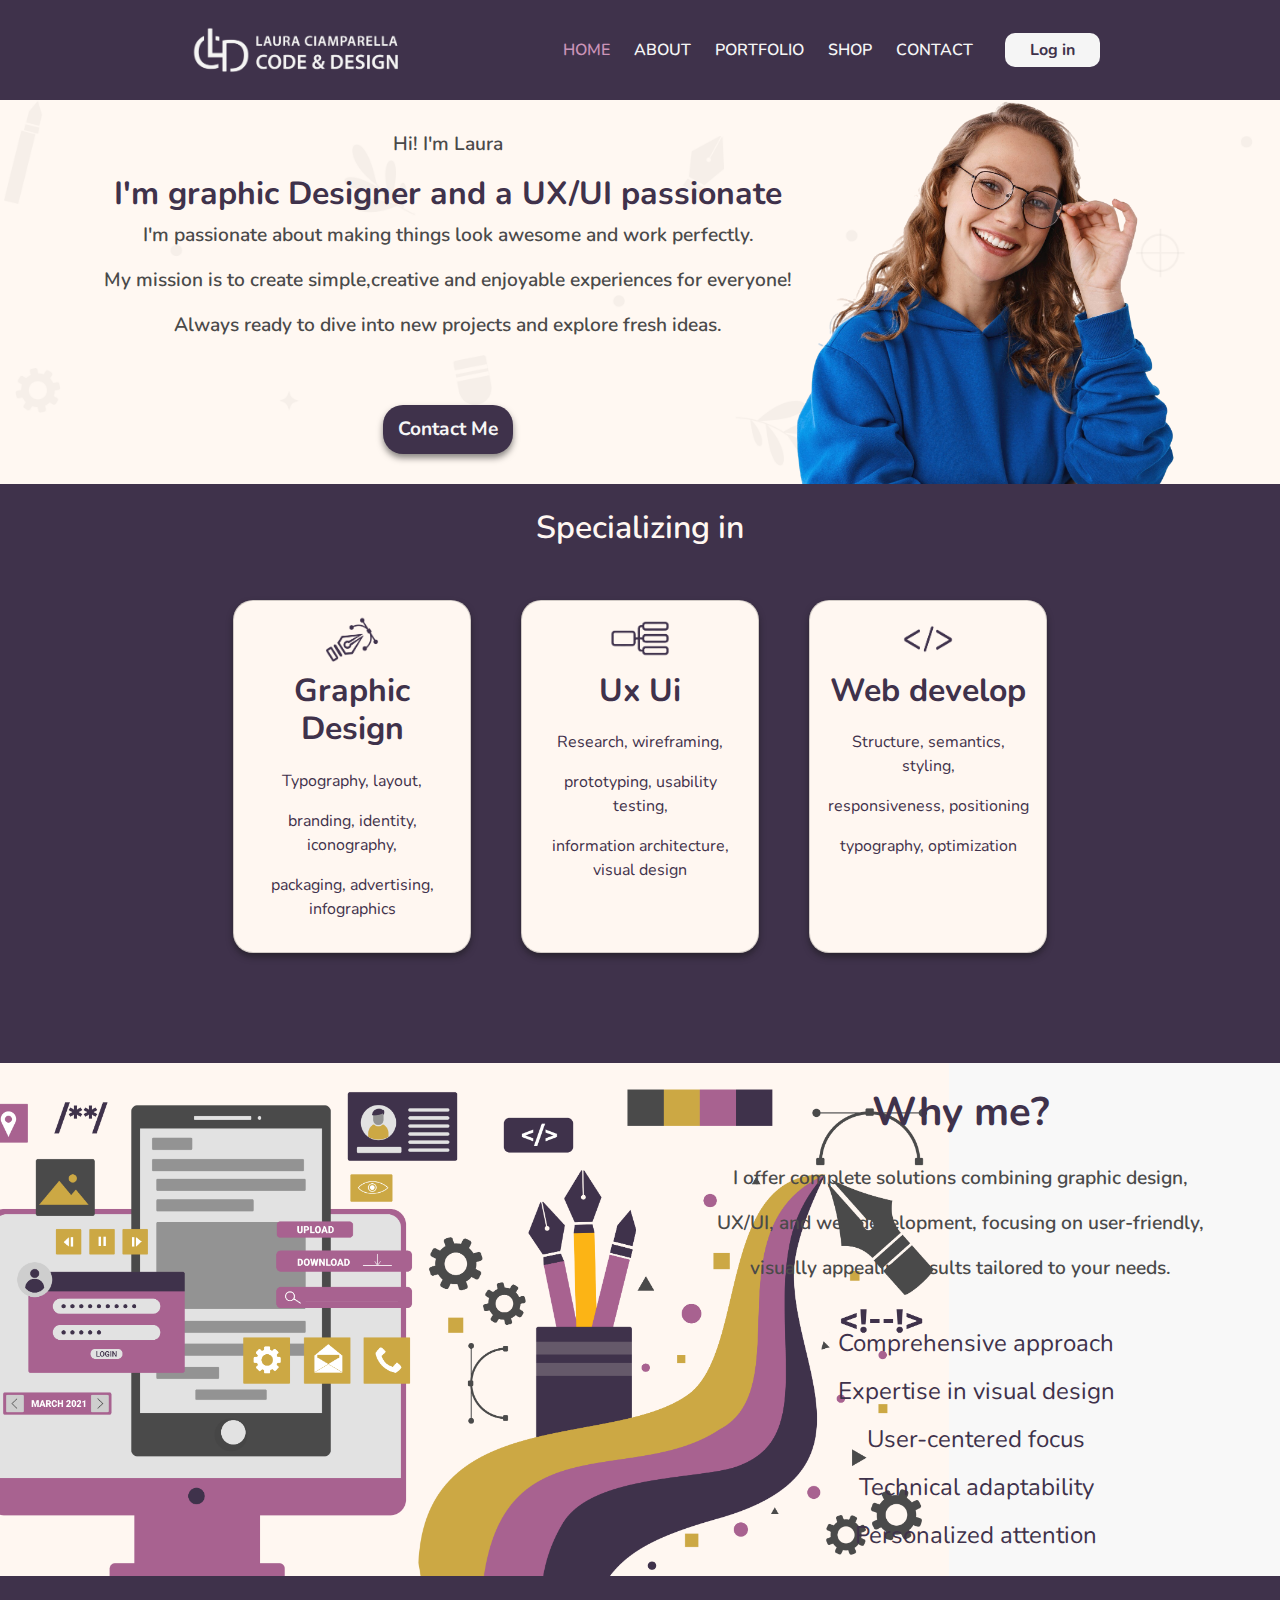
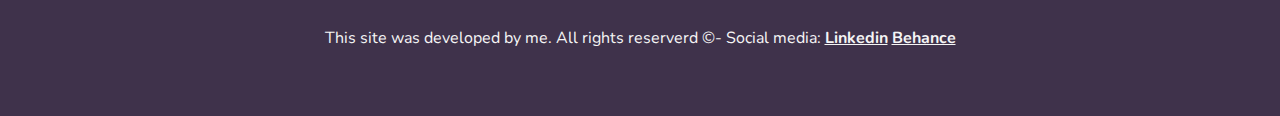
<file: index.html>
<!DOCTYPE html>
<html lang="en">

<head>
    <meta charset="UTF-8">
    <meta name="viewport" content="width=device-width, initial-scale=1.0">
    
    <title>Portfolio Laura Ciamparella</title>

    <link href="https://cdn.jsdelivr.net/npm/bootstrap@5.3.3/dist/css/bootstrap.min.css" rel="stylesheet"
        integrity="sha384-QWTKZyjpPEjISv5WaRU9OFeRpok6YctnYmDr5pNlyT2bRjXh0JMhjY6hW+ALEwIH" crossorigin="anonymous">

    <!--fonts-->
    <link rel="preconnect" href="https://fonts.googleapis.com">
    <link rel="preconnect" href="https://fonts.gstatic.com" crossorigin>
    <link
        href="https://fonts.googleapis.com/css2?family=Lexend:wght@100..900&family=Nunito:ital,wght@0,200..1000;1,200..1000&display=swap"
        rel="stylesheet">
        <link rel="stylesheet" href="CSS/style.css">

</head>

<body>
   
    <!--banner principal-->

        <nav class="navbar navbar-expand-lg bg-body-tertiary" >

            <div class="container-fluid">
                <a class="navbar-brand" href="index.html"><img src="./IMG/logo.png" alt="logo" width="200px"></a>
    
                <button class="navbar-toggler" type="button" data-bs-toggle="collapse"
                    data-bs-target="#navbarSupportedContent" aria-controls="navbarSupportedContent" aria-expanded="false"
                    aria-label="Toggle navigation">
                    <span class="navbar-toggler-icon"></span>
                </button>
    
    
                <div class="collapse navbar-collapse" id="navbarSupportedContent">
                    <ul class="navbar-nav ms-auto mb-2 mb-lg-0">

                        <li class="nav-item me-2">
                            <a class="nav-link active" href="index.html">HOME</a>
                        </li>
                       
                        <li class="nav-item me-2">
                            <a class="nav-link" href="PAGES/About.html">ABOUT</a>
                        </li>
                        <li class="nav-item me-2">
                            <a class="nav-link" href="PAGES/Portfolio.html">PORTFOLIO</a>
                        </li>
    
                        <li class="nav-item me-2">
                            <a class="nav-link" href="PAGES/Shop.html">SHOP</a>
                        </li>
                        <li class="nav-item me-2">
                            <a class="nav-link" href="PAGES/Contact.html">CONTACT</a>
                        </li>
    
    
                        <li class="nav-item">
                            <a class="nav-link disabled" aria-disabled="true"></a>
                        </li>
                    </ul>
                        <button class="btn btn-outline-success ms-0" type="botton">Log in</button>
                </div>
            </div>
        </nav>
 


    <!--contenido principal-->
    <main>
        <div class="textos">
            <p>Hi! I'm Laura</p>
            <div class="index-info"><h1><span>I'm graphic Designer and a UX/UI passionate</span></h1>
            <p>I'm passionate about making things look awesome and work perfectly.</p>
            <p>My mission is to create simple,creative and enjoyable experiences for everyone!</p>
            <p>Always ready to dive into new projects and explore fresh ideas.</p></div>

            <a href="PAGES/Contact.html" class="button">Contact Me</a>
        </div>
        <div class="imagen">    
        </div>
    </main>

    <!--contenido generico-->

    <section class="specializing-in">

        <span>
            <h1>Specializing in</h1>
        </span>
        <div class="cards-container">
            <div class="card">
                <a href="subpages/portfolio7.html">
                    <img src="IMG/icono-design.png" alt="icono-graphicdesign">
                    <h2>Graphic Design</h2>
                    <p>Typography, layout,</p>
                    <p>branding, identity, iconography, </p>
                    <p>packaging, advertising, infographics</p>
                </a>    
            </div>
            <div class="card">
                <a href="subpages/portfolio4.html">
                    <img src="IMG/icono-uxui.png" alt="icono-uxui">
                    <h2>Ux Ui</h2>
                    <p>Research, wireframing, </p>
                    <p>prototyping, usability testing, </p>
                    <p>information architecture, visual design</p>
                </a>
            </div>
            <div class="card">
                <a href="subpages/portfolio1.html">
                    <img src="IMG/icono-code.png" alt="icono-code">
                    <h2>Web develop</h2>
                    <p>Structure, semantics, styling,</p>
                    <p>responsiveness, positioning</p>
                    <p>typography, optimization</p>
                </a>
            </div>
        </div>
    </section>


    <!--contenido generico 2-->
    <section class="why-me">

        <div class="imagen2">
            <img src="IMG/composicion-04.png" alt="selfpicture">
        </div>

        <div class="aptitudes">
            <span>
                <h1>Why me?</h1>
            </span>
            <div class="index-info"><p>I offer complete solutions combining graphic design,</p>
            <p> UX/UI, and web development, focusing on user-friendly,</p>
            <p> visually appealing results tailored to your needs.</p></div>
            <ul>
                <li>Comprehensive approach </li>
                <li> Expertise in visual design</li>
                <li> User-centered focus</li>
                <li> Technical adaptability</li>
                <li>Personalized attention</li>

            </ul>


        </div>

    </section>

    <!--pie de pagina-->


    <footer>
        <p>This site was developed by me. All rights reserverd &copy;- Social media: <a
                href="https://www.linkedin.com/in/lauraciamparella/">Linkedin</a> <a
                href="https://www.behance.net/">Behance</a> </p>
        <!--enlace absoluto (apunta a un recurso externo)-->
        <a href="https://www.linkedin.com/in/lauraciamparella/"></a>

        <!--enlace relativo, ayuda a movernos entre paginas del mismo proyecto-->
        <a href="PAGES/Contact.html"></a>

        <!--enlace interno, me lleva a una seccion especifica de la misma pagina, es para hacer scroll-->
        <a href="#testimonies"></a>
    </footer>


    <script src="https://cdn.jsdelivr.net/npm/bootstrap@5.3.3/dist/js/bootstrap.bundle.min.js"
    integrity="sha384-YvpcrYf0tY3lHB60NNkmXc5s9fDVZLESaAA55NDzOxhy9GkcIdslK1eN7N6jIeHz"
    crossorigin="anonymous"></script>
</body>

</html>
</file>
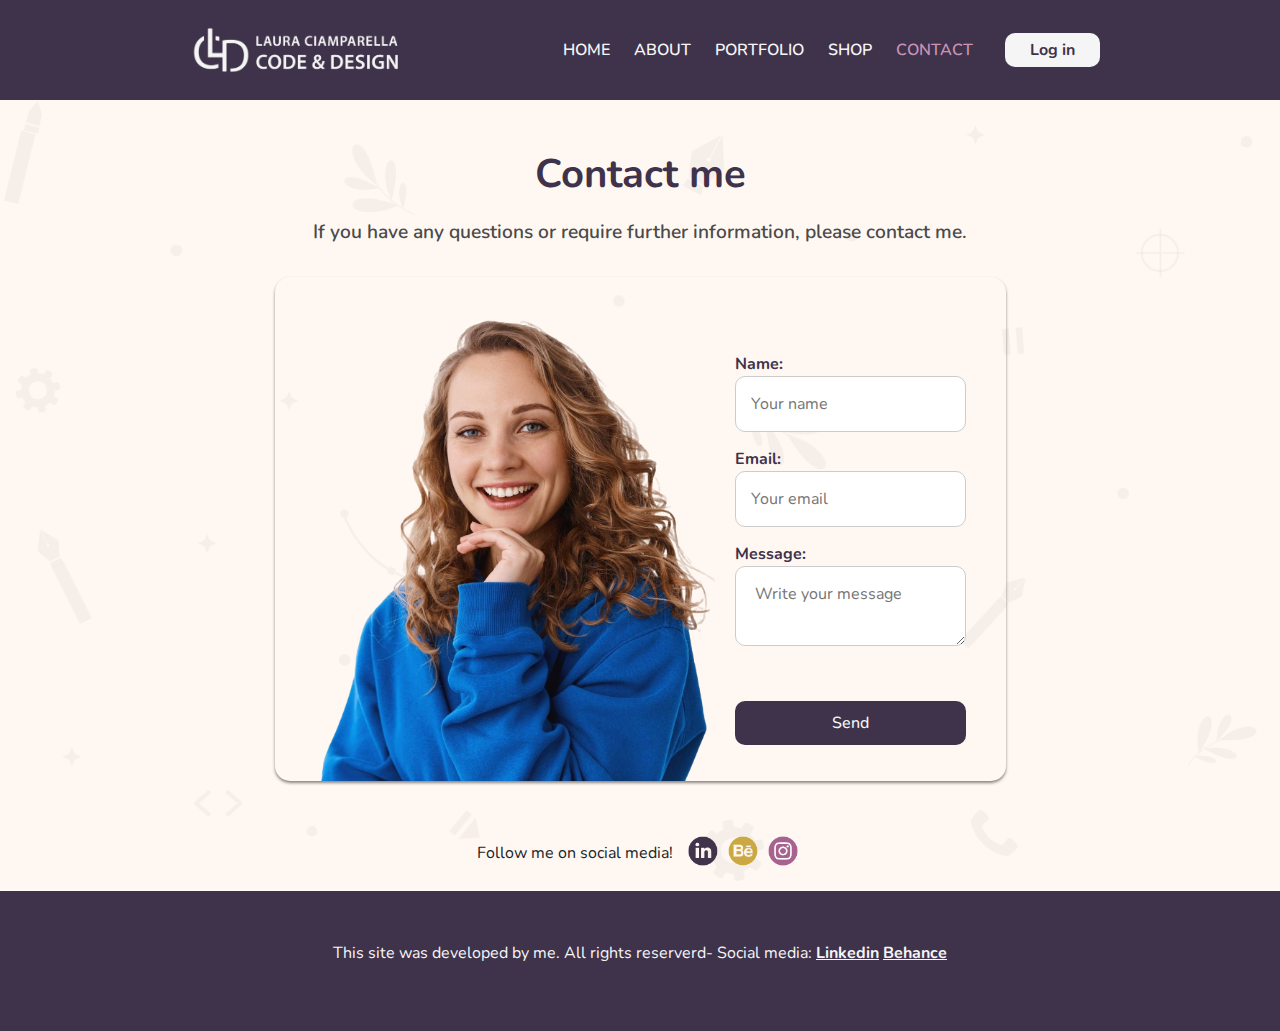
<file: PAGES/Contact.html>
<!DOCTYPE html>
<html lang="en">

<head>
    <meta charset="UTF-8">
    <meta name="viewport" content="width=device-width, initial-scale=1.0">
    <title>Contact</title>
    <link href="https://cdn.jsdelivr.net/npm/bootstrap@5.3.3/dist/css/bootstrap.min.css" rel="stylesheet"
        integrity="sha384-QWTKZyjpPEjISv5WaRU9OFeRpok6YctnYmDr5pNlyT2bRjXh0JMhjY6hW+ALEwIH" crossorigin="anonymous">
   
        <!--fonts-->
    <link rel="preconnect" href="https://fonts.googleapis.com">
    <link rel="preconnect" href="https://fonts.gstatic.com" crossorigin>
    <link
        href="https://fonts.googleapis.com/css2?family=Lexend:wght@100..900&family=Nunito:ital,wght@0,200..1000;1,200..1000&display=swap"
        rel="stylesheet">
    <link rel="stylesheet" href="../CSS/style.css">

</head>

<body>

    <nav class="navbar navbar-expand-lg bg-body-tertiary" >

        <div class="container-fluid">
            <a class="navbar-brand" href="../index.html"><img src="../IMG/logo.png" alt="logo" width="200px"></a>

            <button class="navbar-toggler" type="button" data-bs-toggle="collapse"
                data-bs-target="#navbarSupportedContent" aria-controls="navbarSupportedContent" aria-expanded="false"
                aria-label="Toggle navigation">
                <span class="navbar-toggler-icon"></span>
            </button>


            <div class="collapse navbar-collapse" id="navbarSupportedContent">
                <ul class="navbar-nav ms-auto mb-2 mb-lg-0">
                    
                    <li class="nav-item me-2">
                        <a class="nav-link" href="../index.html">HOME</a>
                    </li>
                    <li class="nav-item me-2">
                        <a class="nav-link" href="About.html">ABOUT</a>
                    </li>
                    <li class="nav-item me-2">
                        <a class="nav-link" href="Portfolio.html">PORTFOLIO</a>
                    </li>

                    <li class="nav-item me-2">
                        <a class="nav-link" href="Shop.html">SHOP</a>
                    </li>
                    <li class="nav-item me-2">
                        <a class="nav-link active" href="Contact.html">CONTACT</a>
                    </li>


                    <li class="nav-item">
                        <a class="nav-link disabled" aria-disabled="true"></a>
                    </li>
                </ul>
                    <button class="btn btn-outline-success ms-0" type="botton">Log in</button>
            </div>
        </div>
    </nav>



    <main>
        <section class="contact-section">
            <div class="contact-container">
                
                <div class="contact-section-container"><h1>Contact me</h1>
                <p>
                    If you have any questions or require further information, please contact me.</p></div>

                <form action="#" method="POST" class="contact-form">

                    <img src="../IMG/profile-picture-3.png" alt="">
                    <div class="contact-info"><label for="name">Name:</label>
                    <input type="text" id="name" name="name" placeholder="Your name" required>

                    <label for="email">Email:</label>
                    <input type="email" id="email" name="email" placeholder="Your email" required>

                    <label for="message">Message:</label>
                    <textarea id="message" name="message" placeholder=" Write your message" required></textarea>

                    <button type="submit" class="button">Send</button></div>
                </form>
            </div>
        </section>
    </main>

    <section class="social-media">
        <div class="social-media-container">
            <p>Follow me on social media!</p>
            <a href="https://www.linkedin.com/in/lauraciamparella/"><img src="../IMG/social-media-icon.png" alt=""></a>
            <a href="https://www.behance.net/lauciamparella"><img src="../IMG/social-media-icon2.png" alt=""></a>
            <a href="https://www.instagram.com/unmatecitoenlosalpes"><img src="../IMG/social-media-icon3.png" alt=""></a>
        </div>
    </section>

    <footer>
        <p>This site was developed by me. All rights reserverd- Social media: <a
                href="https://www.linkedin.com/in/lauraciamparella/">Linkedin</a> <a
                href="https://www.behance.net/">Behance</a> </p>
    </footer>




    <script src="https://cdn.jsdelivr.net/npm/bootstrap@5.3.3/dist/js/bootstrap.bundle.min.js"
        integrity="sha384-YvpcrYf0tY3lHB60NNkmXc5s9fDVZLESaAA55NDzOxhy9GkcIdslK1eN7N6jIeHz"
        crossorigin="anonymous"></script>

</body>

</html>
</file>
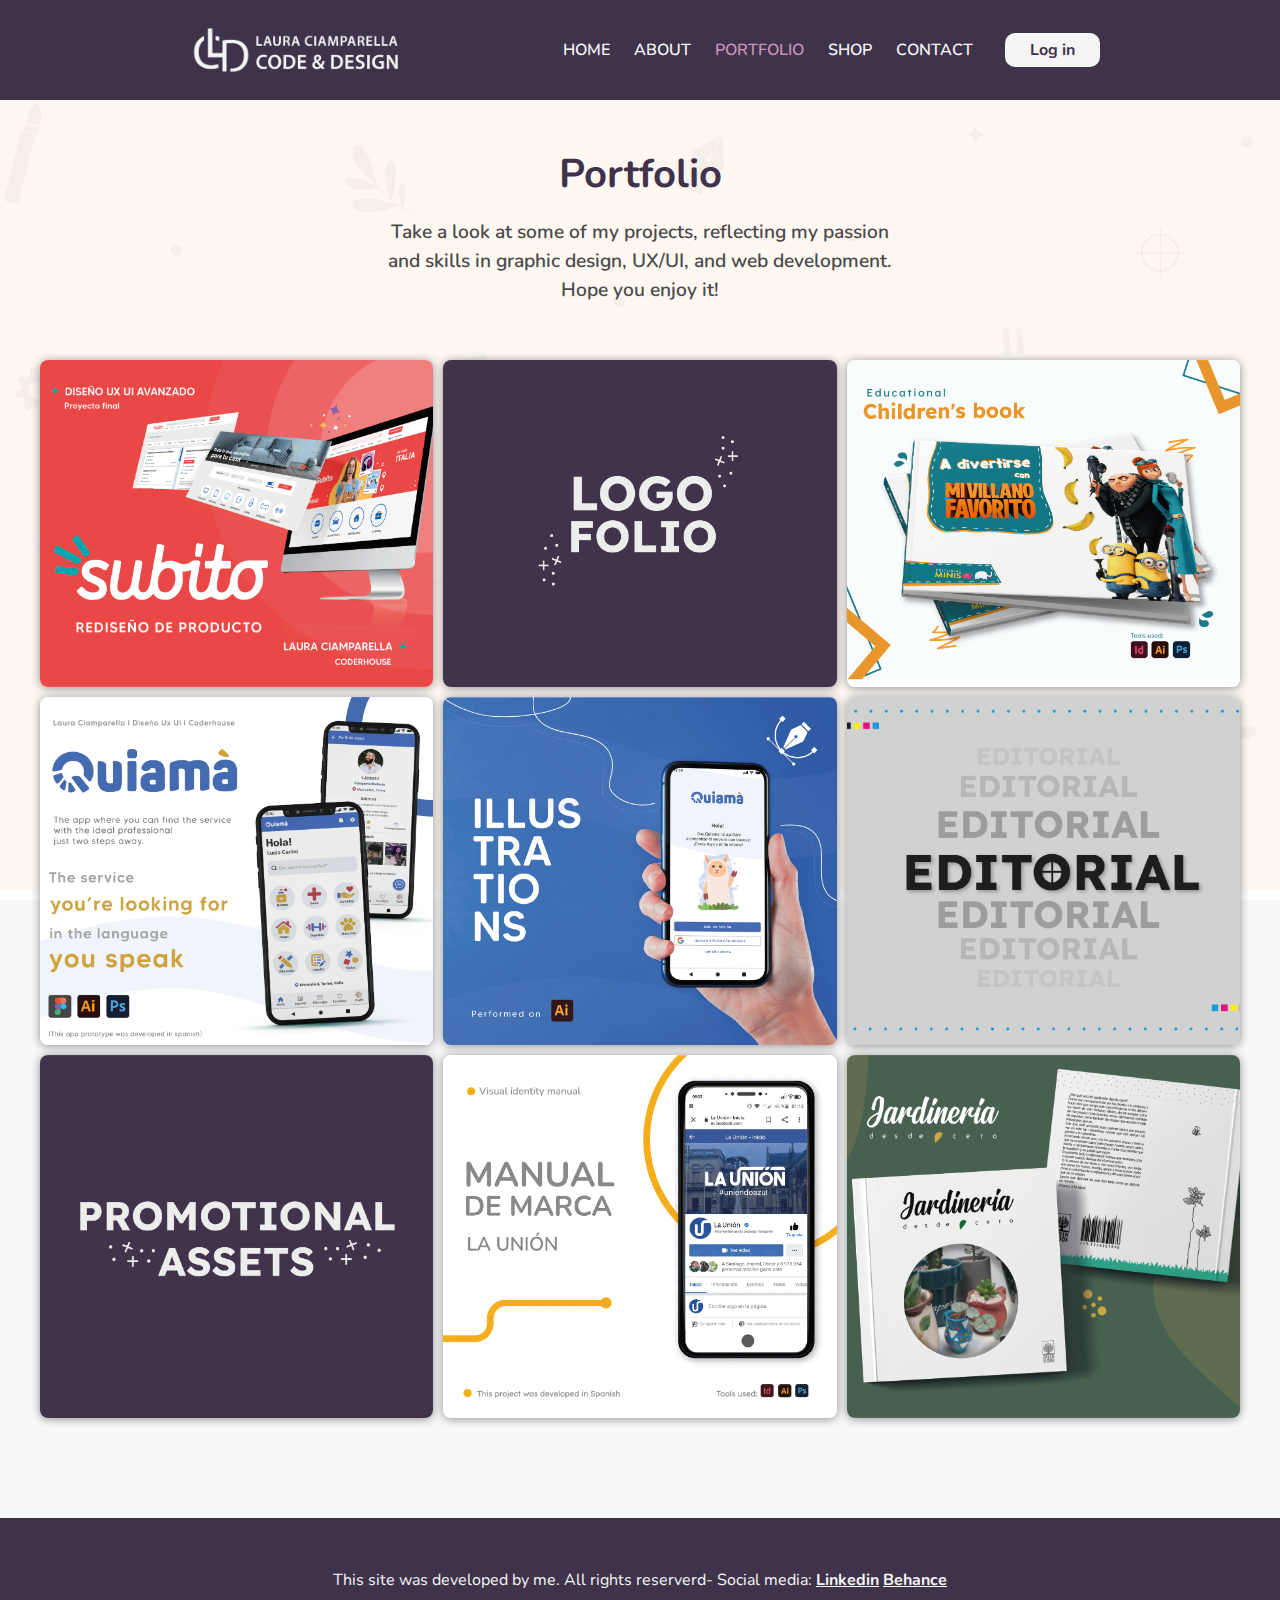
<file: PAGES/Portfolio.html>
<!DOCTYPE html>
<html lang="en">

<head>
    <meta charset="UTF-8">
    <meta name="viewport" content="width=device-width, initial-scale=1.0">
    <title>Portfolio</title>
    <link href="https://cdn.jsdelivr.net/npm/bootstrap@5.3.3/dist/css/bootstrap.min.css" rel="stylesheet"
        integrity="sha384-QWTKZyjpPEjISv5WaRU9OFeRpok6YctnYmDr5pNlyT2bRjXh0JMhjY6hW+ALEwIH" crossorigin="anonymous">
    <!--fonts-->
    <link rel="preconnect" href="https://fonts.googleapis.com">
    <link rel="preconnect" href="https://fonts.gstatic.com" crossorigin>
    <link
        href="https://fonts.googleapis.com/css2?family=Lexend:wght@100..900&family=Nunito:ital,wght@0,200..1000;1,200..1000&display=swap"
        rel="stylesheet">

        <link rel="stylesheet" href="../CSS/style.css">
</head>

<body>
    
    <nav class="navbar navbar-expand-lg bg-body-tertiary" >

        <div class="container-fluid">
            <a class="navbar-brand" href="../index.html"><img src="../IMG/logo.png" alt="logo" width="200px"></a>

            <button class="navbar-toggler" type="button" data-bs-toggle="collapse"
                data-bs-target="#navbarSupportedContent" aria-controls="navbarSupportedContent" aria-expanded="false"
                aria-label="Toggle navigation">
                <span class="navbar-toggler-icon"></span>
            </button>


            <div class="collapse navbar-collapse" id="navbarSupportedContent">
                <ul class="navbar-nav ms-auto mb-2 mb-lg-0">
                 

                    <li class="nav-item me-2">
                        <a class="nav-link" href="About.html">HOME</a>
                    </li> 

                    <li class="nav-item me-2">
                        <a class="nav-link" href="About.html">ABOUT</a>
                    </li>
                    <li class="nav-item me-2">
                        <a class="nav-link active" href="Portfolio.html">PORTFOLIO</a>
                    </li>

                    <li class="nav-item me-2">
                        <a class="nav-link" href="Shop.html">SHOP</a>
                    </li>
                    <li class="nav-item me-2">
                        <a class="nav-link" href="Contact.html">CONTACT</a>
                    </li>


                    <li class="nav-item">
                        <a class="nav-link disabled" aria-disabled="true"></a>
                    </li>
                </ul>
                    <button class="btn btn-outline-success ms-0" type="botton">Log in</button>
            </div>
        </div>
    </nav>
    <!--titulo-->

    <section class="info-portfolio">
        <span class="spanportfolio">
            <h1>Portfolio</h1>
        </span>

        <p>Take a look at some of my projects, reflecting my passion and skills in graphic design, UX/UI, and web development. Hope you enjoy it! </p>

    </section>


    <!--aqui iniciaria la lista de los trabajos a exponer en el portfolio-->




    <div class="grid">
        <div class="grid-container">
            <div class="grid-item item1"><a href="../subpages/portfolio1.html"><img src="../IMG/portfolio-img1.png" alt="Imagen 1"></a></div>
            <div class="grid-item item2"><a href="../subpages/portfolio2.html"><img src="../IMG/portfolio-img2.png" alt="Imagen 2"></a></div>
            <div class="grid-item item3"><a href="../subpages/portfolio3.html"><img src="../IMG/portfolio-img3.png" alt="Imagen 3"></a></div>
            <div class="grid-item item4"><a href="../subpages/portfolio4.html"><img src="../IMG/portfolio-img4.png" alt="Imagen 4"></a></div>
            <div class="grid-item item5"><a href="../subpages/portfolio5.html"><img src="../IMG/portfolio-img5.png" alt="Imagen 5"></a></div>
            <div class="grid-item item6"><a href="../subpages/portfolio6.html"><img src="../IMG/portfolio-img6.png" alt="Imagen 2"></a></div>
            <div class="grid-item item7"><a href="../subpages/portfolio7.html"><img src="../IMG/portfolio-img7.png" alt="Imagen 3"></a></div>
            <div class="grid-item item8"><a href="../subpages/portfolio8.html"><img src="../IMG/portfolio-img8.png" alt="Imagen 4"></a></div>
            <div class="grid-item item9"><a href="../subpages/portfolio9.html"><img src="../IMG/portfolio-img9.png" alt="Imagen 5"></a></div>
        </div>
    </div>
    <footer>
        <p>This site was developed by me. All rights reserverd- Social media: <a
                href="https://www.linkedin.com/in/lauraciamparella/">Linkedin</a> <a
                href="https://www.behance.net/">Behance</a> </p>

    </footer>



 <script src="https://cdn.jsdelivr.net/npm/bootstrap@5.3.3/dist/js/bootstrap.bundle.min.js"
    integrity="sha384-YvpcrYf0tY3lHB60NNkmXc5s9fDVZLESaAA55NDzOxhy9GkcIdslK1eN7N6jIeHz"
    crossorigin="anonymous"></script>
</body>

</html>
</file>
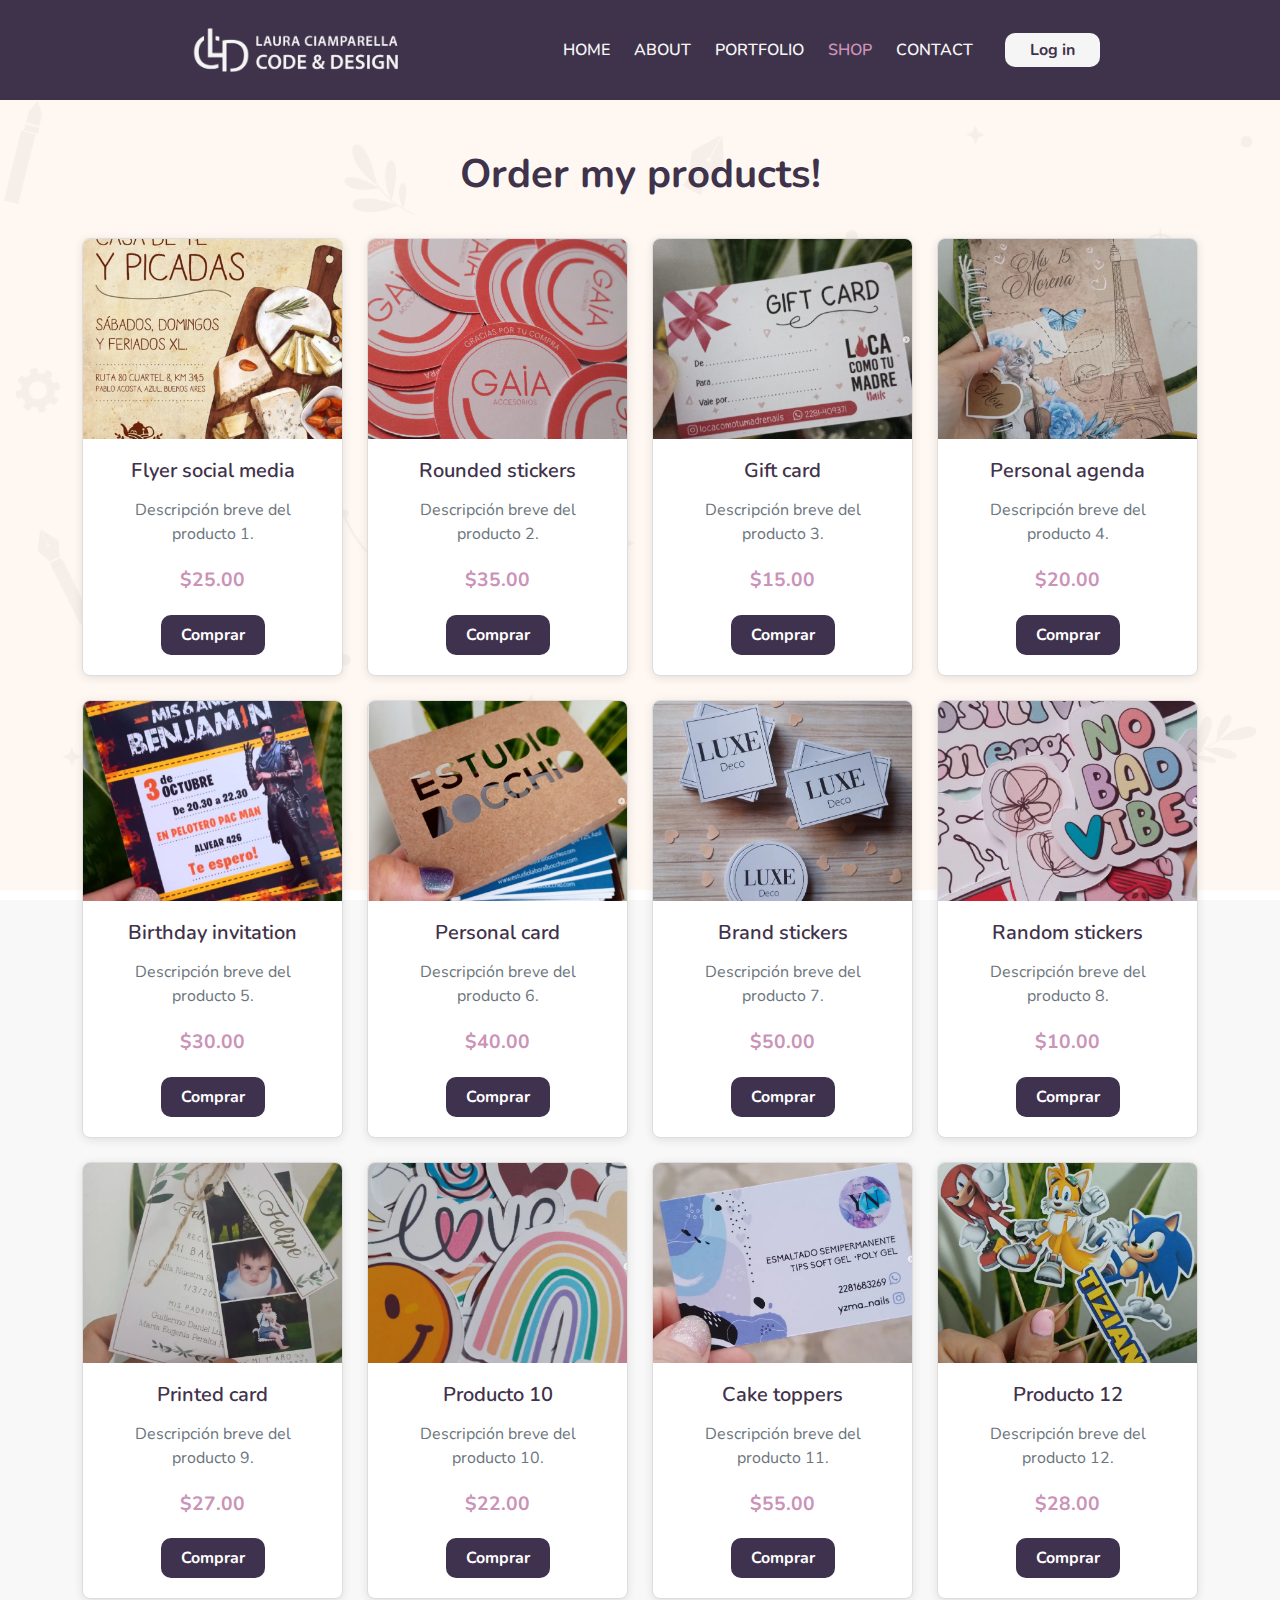
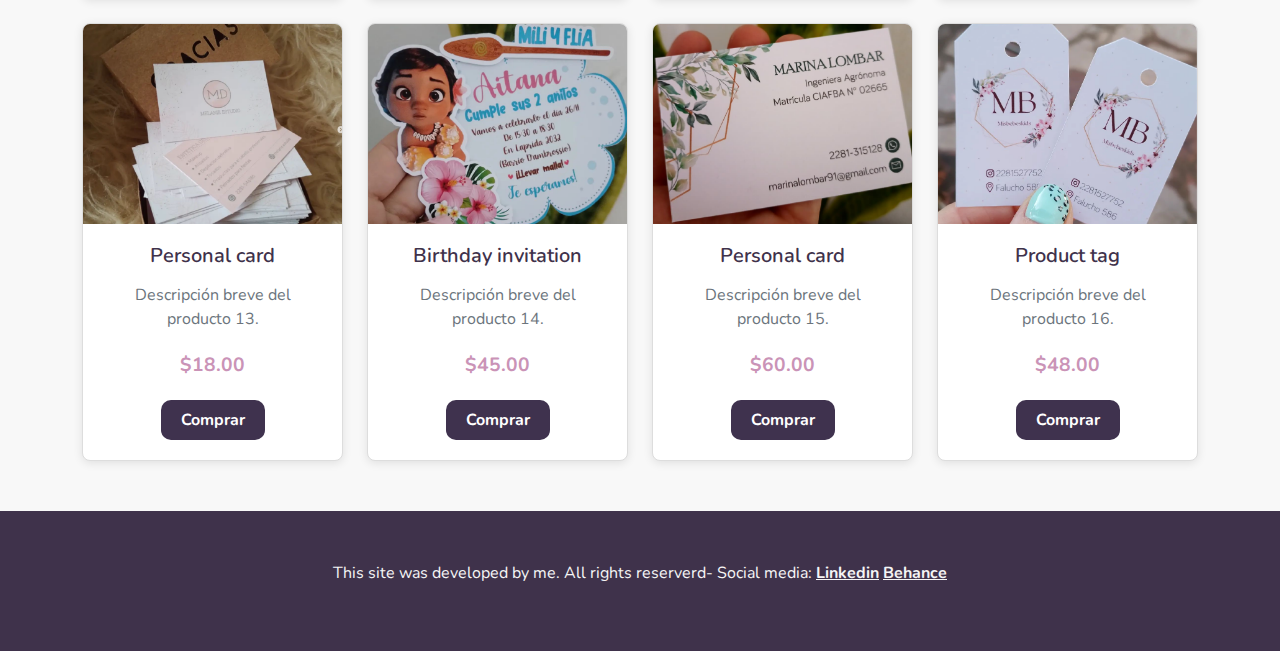
<file: PAGES/Shop.html>
<!DOCTYPE html>
<html lang="en">

<head>
    <meta charset="UTF-8">
    <meta name="viewport" content="width=
    , initial-scale=1.0">
    <title>Shop</title>
    <link href="https://cdn.jsdelivr.net/npm/bootstrap@5.3.3/dist/css/bootstrap.min.css" rel="stylesheet"
        integrity="sha384-QWTKZyjpPEjISv5WaRU9OFeRpok6YctnYmDr5pNlyT2bRjXh0JMhjY6hW+ALEwIH" crossorigin="anonymous">
   
    <!--fonts-->
    <link rel="preconnect" href="https://fonts.googleapis.com">
    <link rel="preconnect" href="https://fonts.gstatic.com" crossorigin>
    <link
        href="https://fonts.googleapis.com/css2?family=Lexend:wght@100..900&family=Nunito:ital,wght@0,200..1000;1,200..1000&display=swap"
        rel="stylesheet">
        <link rel="stylesheet" href="../CSS/style.css">
</head>

<body>
    
    <nav class="navbar navbar-expand-lg bg-body-tertiary" >

        <div class="container-fluid">
            <a class="navbar-brand" href="../index.html"><img src="../IMG/logo.png" alt="logo" width="200px"></a>

            <button class="navbar-toggler" type="button" data-bs-toggle="collapse"
                data-bs-target="#navbarSupportedContent" aria-controls="navbarSupportedContent" aria-expanded="false"
                aria-label="Toggle navigation">
                <span class="navbar-toggler-icon"></span>
            </button>


            <div class="collapse navbar-collapse" id="navbarSupportedContent">
                <ul class="navbar-nav ms-auto mb-2 mb-lg-0">
                  

                    <li class="nav-item me-2">
                        <a class="nav-link" href="../index.html">HOME</a>
                    </li>
                    <li class="nav-item me-2">
                        <a class="nav-link" href="About.html">ABOUT</a>
                    </li>
                    <li class="nav-item me-2">
                        <a class="nav-link" href="Portfolio.html">PORTFOLIO</a>
                    </li>

                    <li class="nav-item me-2">
                        <a class="nav-link active" href="Shop.html">SHOP</a>
                    </li>
                    <li class="nav-item me-2">
                        <a class="nav-link" href="Contact.html">CONTACT</a>
                    </li>


                    <li class="nav-item">
                        <a class="nav-link disabled" aria-disabled="true"></a>
                    </li>
                </ul>
                    <button class="btn btn-outline-success ms-0" type="botton">Log in</button>
            </div>
        </div>
    </nav>


   <!-- Contenido principal: Grilla de productos -->
   <main>
    <section class="product-grid">
        <h1 class="text-center">Order my products!</h1>
        <div class="container">
            <div class="row row-cols-1 row-cols-md-4 g-4">
                <!-- Producto 1 -->
                <div class="col-shop">
                    <div class="card-shop">
                        <img src="../IMG/shop/img-shop_Mesa de trabajo 1.png" class="card-img-top" alt="Producto 1">
                        <div class="card-body">
                            <h5 class="card-title">Flyer social media</h5>
                            <p class="card-text">Descripción breve del producto 1.</p>
                            <p class="price">$25.00</p>
                            <button class="btn-store btn-outline-success">Comprar</button>
                        </div>
                    </div>
                </div>
                <!-- Producto 2 -->
                <div class="col-shop">
                    <div class="card-shop">
                        <img src="../IMG/shop/img-shop-02.png" class="card-img-top" alt="Producto 2">
                        <div class="card-body">
                            <h5 class="card-title">Rounded stickers</h5>
                            <p class="card-text">Descripción breve del producto 2.</p>
                            <p class="price">$35.00</p>
                            <button class="btn-store btn-outline-success">Comprar</button>
                        </div>
                    </div>
                </div>
                <!-- Producto 3 -->
                <div class="col-shop">
                    <div class="card-shop">
                        <img src="../IMG/shop/img-shop-03.png" class="card-img-top" alt="Producto 3">
                        <div class="card-body">
                            <h5 class="card-title">Gift card</h5>
                            <p class="card-text">Descripción breve del producto 3.</p>
                            <p class="price">$15.00</p>
                            <button class="btn-store btn-outline-success">Comprar</button>
                        </div>
                    </div>
                </div>
                <!-- Producto 4 -->
                <div class="col-shop">
                    <div class="card-shop">
                        <img src="../IMG/shop/img-shop-04.png" class="card-img-top" alt="Producto 4">
                        <div class="card-body">
                            <h5 class="card-title">Personal agenda</h5>
                            <p class="card-text">Descripción breve del producto 4.</p>
                            <p class="price">$20.00</p>
                            <button class="btn-store btn-outline-success">Comprar</button>
                        </div>
                    </div>
                </div>
                <!-- Producto 5 -->
                <div class="col-shop">
                    <div class="card-shop">
                        <img src="../IMG/shop/img-shop-05.png" class="card-img-top" alt="Producto 5">
                        <div class="card-body">
                            <h5 class="card-title">Birthday invitation</h5>
                            <p class="card-text">Descripción breve del producto 5.</p>
                            <p class="price">$30.00</p>
                            <button class="btn-store btn-outline-success">Comprar</button>
                        </div>
                    </div>
                </div>
                <!-- Producto 6 -->
                <div class="col-shop">
                    <div class="card-shop">
                        <img src="../IMG/shop/img-shop-06.png" class="card-img-top" alt="Producto 6">
                        <div class="card-body">
                            <h5 class="card-title">Personal card</h5>
                            <p class="card-text">Descripción breve del producto 6.</p>
                            <p class="price">$40.00</p>
                            <button class="btn-store btn-outline-success">Comprar</button>
                        </div>
                    </div>
                </div>
                <!-- Producto 7 -->
                <div class="col-shop">
                    <div class="card-shop">
                        <img src="../IMG/shop/img-shop-07.png" class="card-img-top" alt="Producto 7">
                        <div class="card-body">
                            <h5 class="card-title">Brand stickers</h5>
                            <p class="card-text">Descripción breve del producto 7.</p>
                            <p class="price">$50.00</p>
                            <button class="btn-store btn-outline-success">Comprar</button>
                        </div>
                    </div>
                </div>
                <!-- Producto 8 -->
                <div class="col-shop">
                    <div class="card-shop">
                        <img src="../IMG/shop/img-shop-08.png" class="card-img-top" alt="Producto 8">
                        <div class="card-body">
                            <h5 class="card-title">Random stickers</h5>
                            <p class="card-text">Descripción breve del producto 8.</p>
                            <p class="price">$10.00</p>
                            <button class="btn-store btn-outline-success">Comprar</button>
                        </div>
                    </div>
                </div>
                <!-- Producto 9 -->
                <div class="col-shop">
                    <div class="card-shop">
                        <img src="../IMG/shop/img-shop-09.png" class="card-img-top" alt="Producto 9">
                        <div class="card-body">
                            <h5 class="card-title">Printed card</h5>
                            <p class="card-text">Descripción breve del producto 9.</p>
                            <p class="price">$27.00</p>
                            <button class="btn-store btn-outline-success">Comprar</button>
                        </div>
                    </div>
                </div>
                <!-- Producto 10 -->
                <div class="col-shop">
                    <div class="card-shop">
                        <img src="../IMG/shop/img-shop-10.png" class="card-img-top" alt="Producto 10">
                        <div class="card-body">
                            <h5 class="card-title">Producto 10</h5>
                            <p class="card-text">Descripción breve del producto 10.</p>
                            <p class="price">$22.00</p>
                            <button class="btn-store btn-outline-success">Comprar</button>
                        </div>
                    </div>
                </div>
                <!-- Producto 11 -->
                <div class="col-shop">
                    <div class="card-shop">
                        <img src="../IMG/shop/img-shop-11.png" class="card-img-top" alt="Producto 11">
                        <div class="card-body">
                            <h5 class="card-title">Cake toppers</h5>
                            <p class="card-text">Descripción breve del producto 11.</p>
                            <p class="price">$55.00</p>
                            <button class="btn-store btn-outline-success">Comprar</button>
                        </div>
                    </div>
                </div>
                <!-- Producto 12 -->
                <div class="col-shop">
                    <div class="card-shop">
                        <img src="../IMG/shop/img-shop-12.png" class="card-img-top" alt="Producto 12">
                        <div class="card-body">
                            <h5 class="card-title">Producto 12</h5>
                            <p class="card-text">Descripción breve del producto 12.</p>
                            <p class="price">$28.00</p>
                            <button class="btn-store btn-outline-success">Comprar</button>
                        </div>
                    </div>
                </div>
                <!-- Producto 13 -->
                <div class="col-shop">
                    <div class="card-shop">
                        <img src="../IMG/shop/img-shop-13.png" class="card-img-top" alt="Producto 13">
                        <div class="card-body">
                            <h5 class="card-title">Personal card</h5>
                            <p class="card-text">Descripción breve del producto 13.</p>
                            <p class="price">$18.00</p>
                            <button class="btn-store btn-outline-success">Comprar</button>
                        </div>
                    </div>
                </div>
                <!-- Producto 14 -->
                <div class="col-shop">
                    <div class="card-shop">
                        <img src="../IMG/shop/img-shop-14.png" class="card-img-top" alt="Producto 14">
                        <div class="card-body">
                            <h5 class="card-title">Birthday invitation</h5>
                            <p class="card-text">Descripción breve del producto 14.</p>
                            <p class="price">$45.00</p>
                            <button class="btn-store btn-outline-success">Comprar</button>
                        </div>
                    </div>
                </div>
                <!-- Producto 15 -->
                <div class="col-shop">
                    <div class="card-shop">
                        <img src="../IMG/shop/img-shop-15.png" class="card-img-top" alt="Producto 15">
                        <div class="card-body">
                            <h5 class="card-title">Personal card</h5>
                            <p class="card-text">Descripción breve del producto 15.</p>
                            <p class="price">$60.00</p>
                            <button class="btn-store btn-outline-success">Comprar</button>
                        </div>
                    </div>
                </div>
                <!-- Producto 16 -->
                <div class="col-shop">
                    <div class="card-shop">
                        <img src="../IMG/shop/img-shop-16.png" class="card-img-top" alt="Producto 16">
                        <div class="card-body">
                            <h5 class="card-title">Product tag</h5>
                            <p class="card-text">Descripción breve del producto 16.</p>
                            <p class="price">$48.00</p>
                            <button class="btn-store btn-outline-success">Comprar</button>
                        </div>
                    </div>
                </div>
            </div>
        </div>
    </section>
</main>



    <footer>
        <p>This site was developed by me. All rights reserverd- Social media: <a
                href="https://www.linkedin.com/in/lauraciamparella/">Linkedin</a> <a
                href="https://www.behance.net/">Behance</a> </p>
    </footer>




    <script src="https://cdn.jsdelivr.net/npm/bootstrap@5.3.3/dist/js/bootstrap.bundle.min.js"
    integrity="sha384-YvpcrYf0tY3lHB60NNkmXc5s9fDVZLESaAA55NDzOxhy9GkcIdslK1eN7N6jIeHz"
    crossorigin="anonymous"></script>
</body>

</html>
</file>
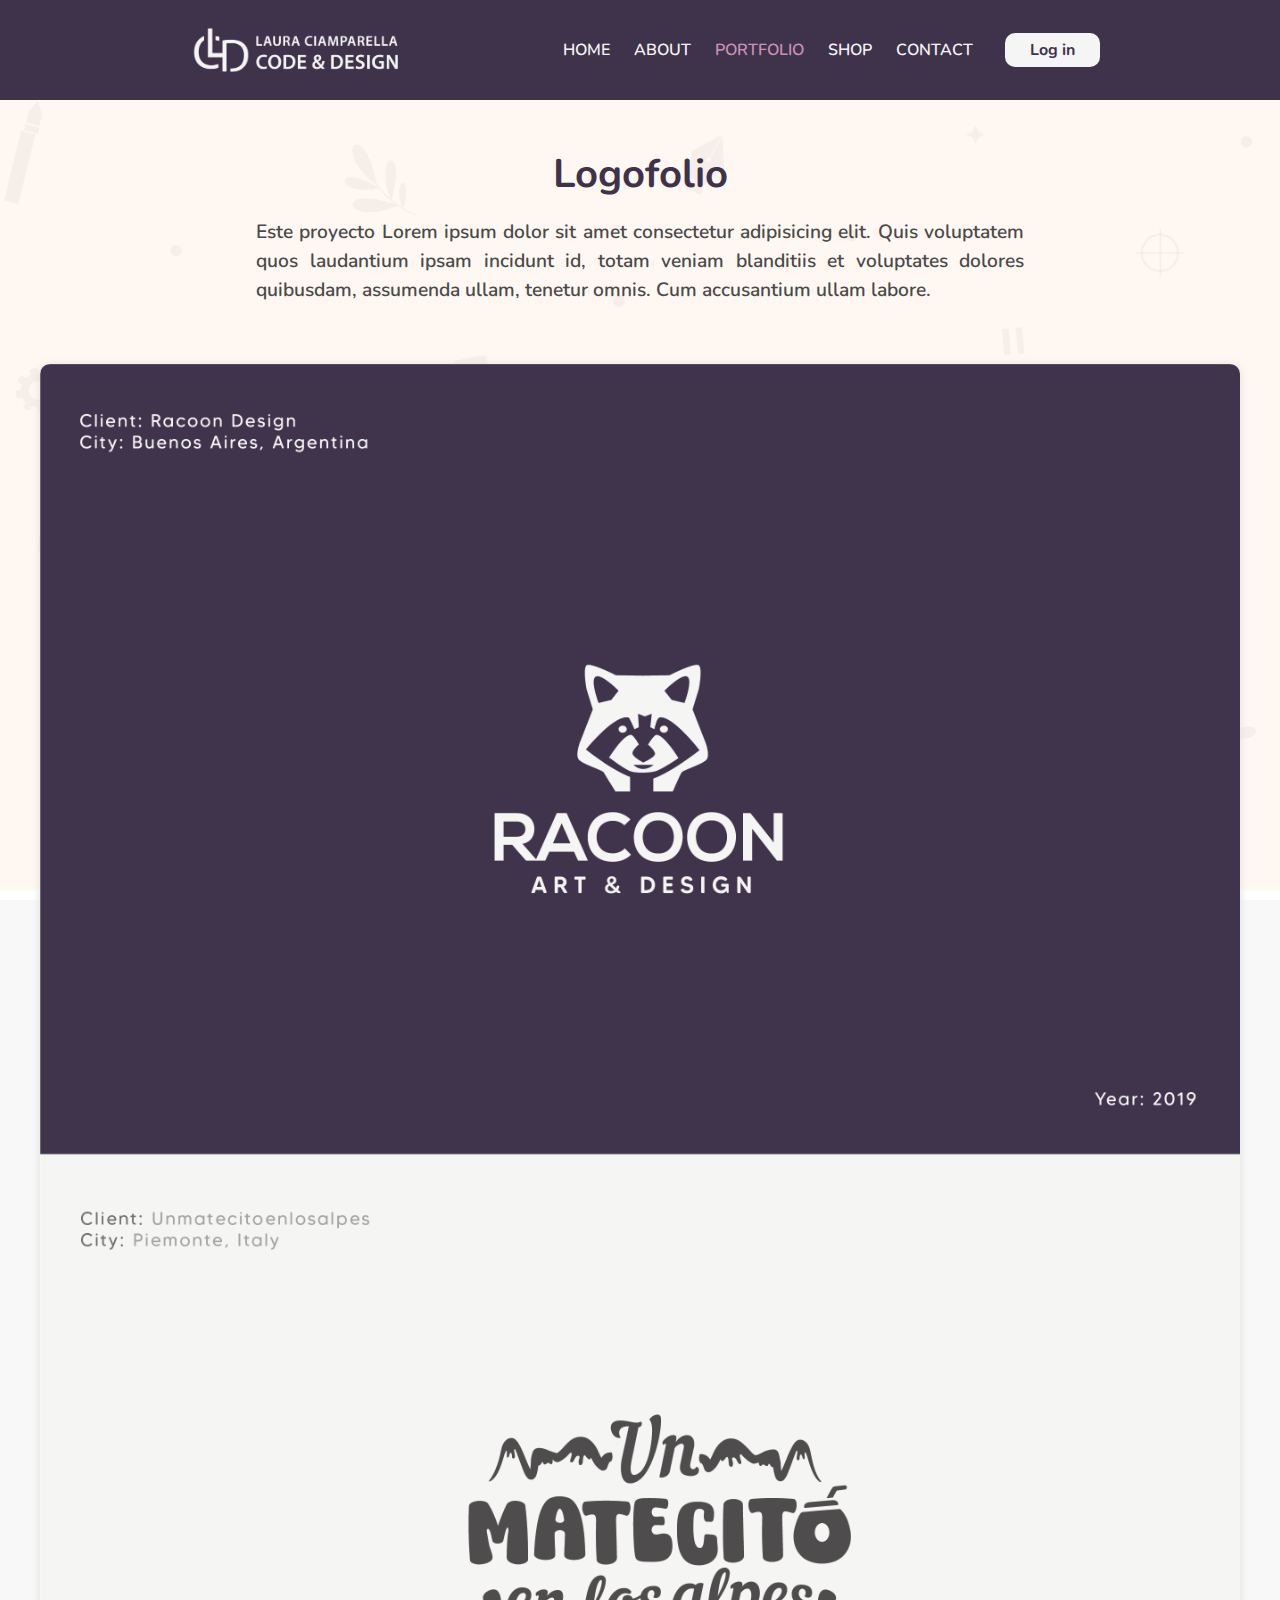
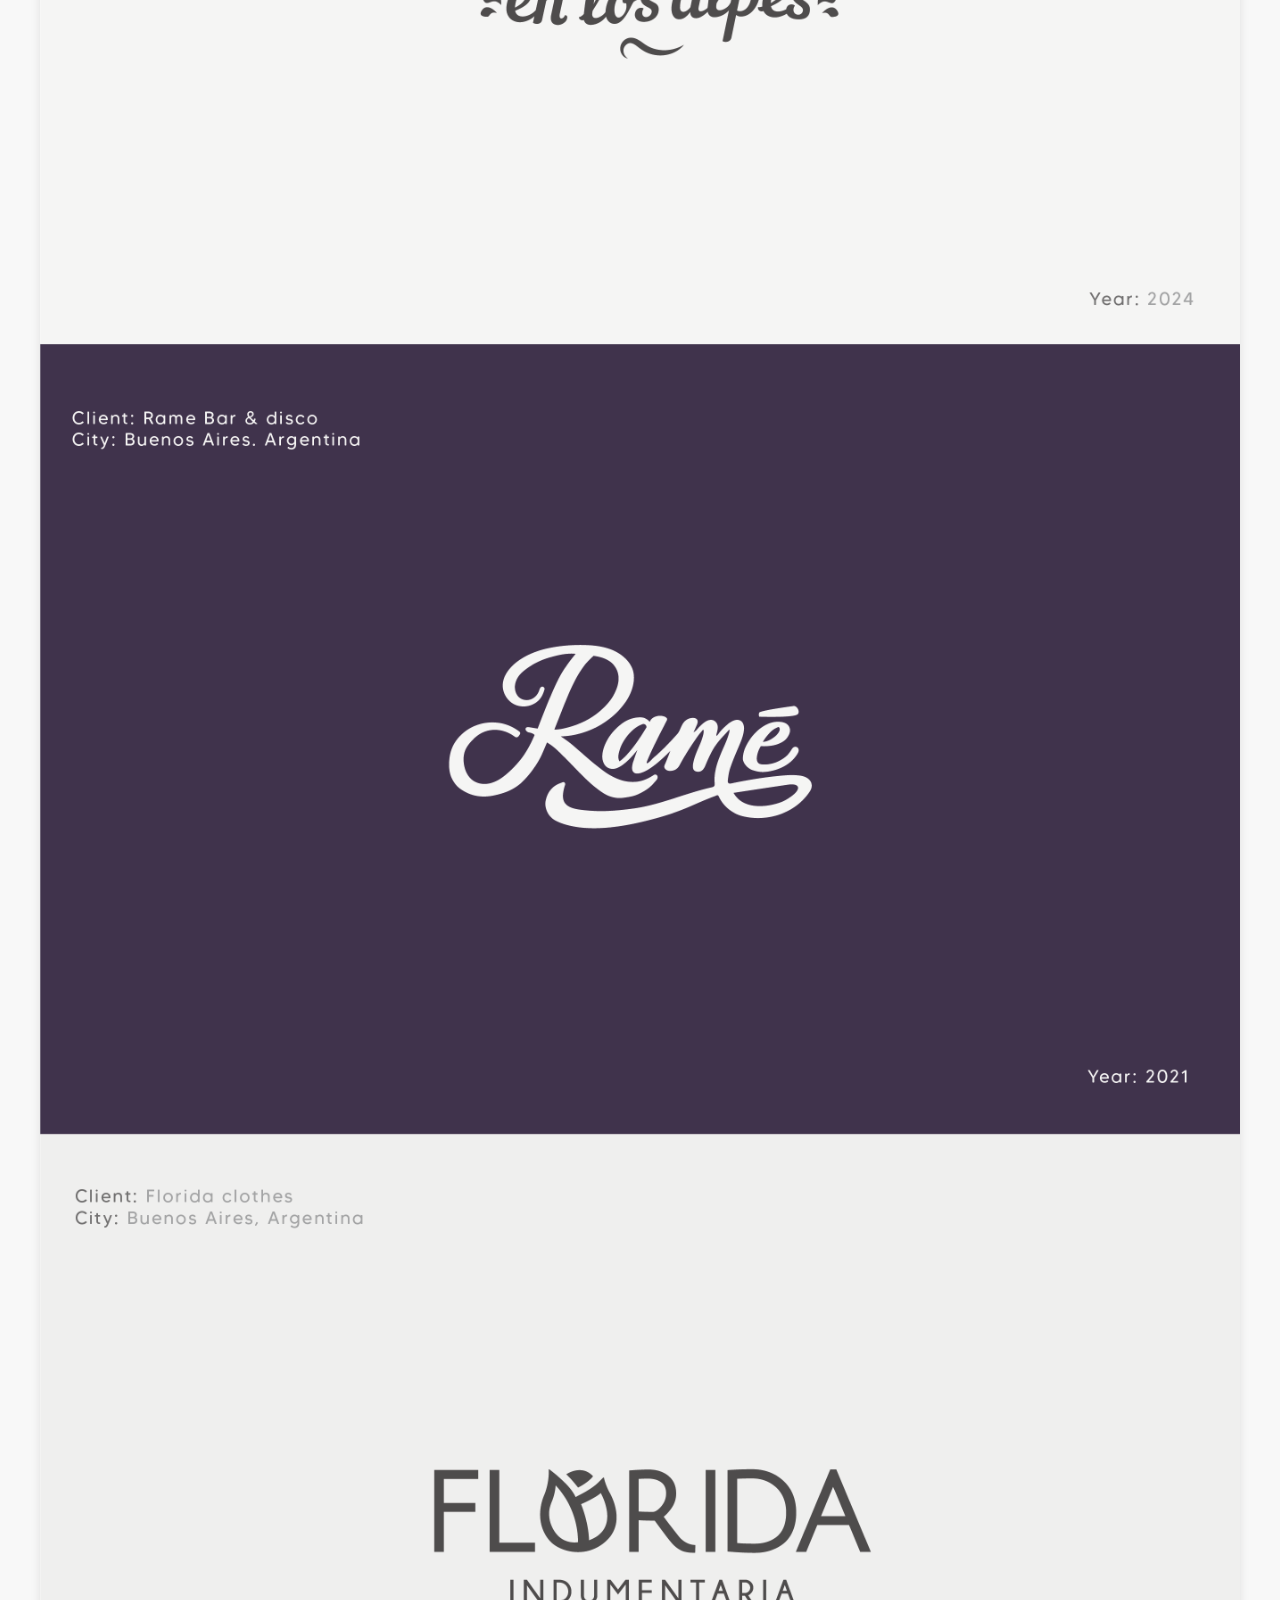
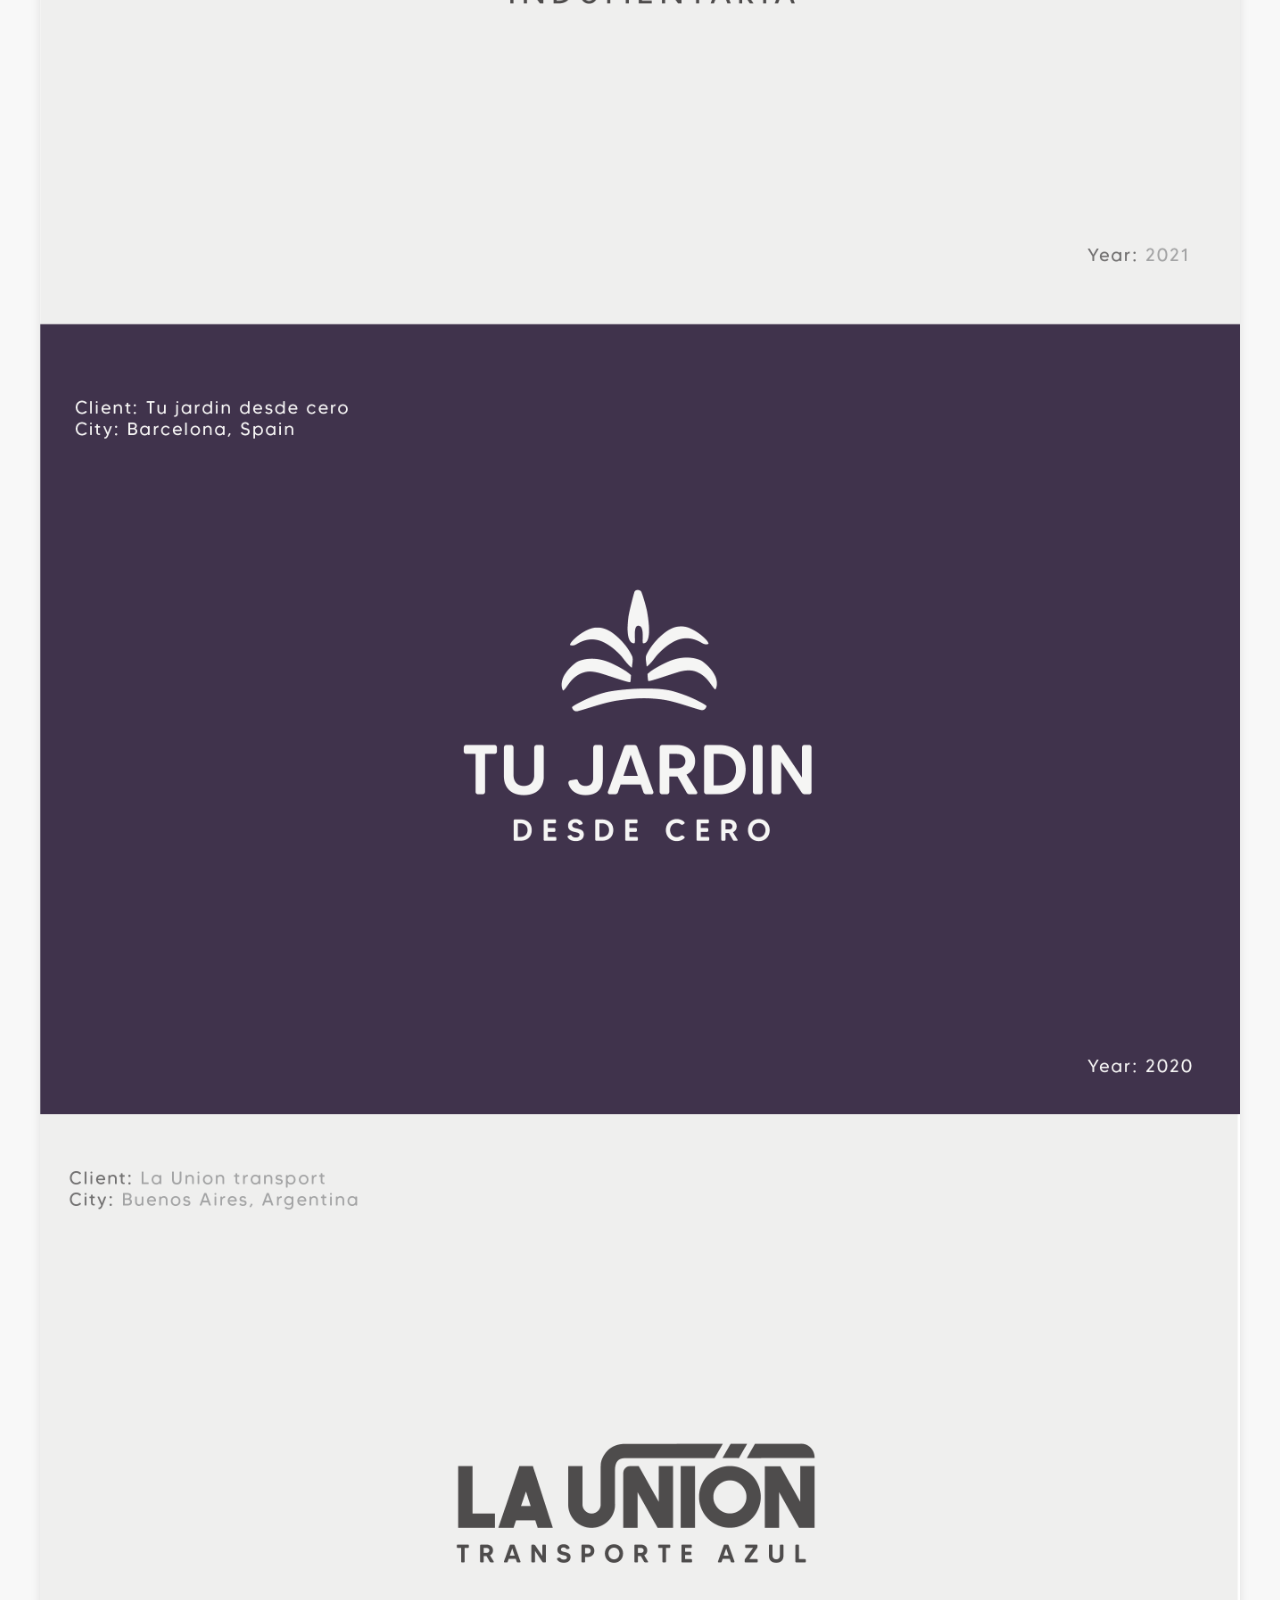
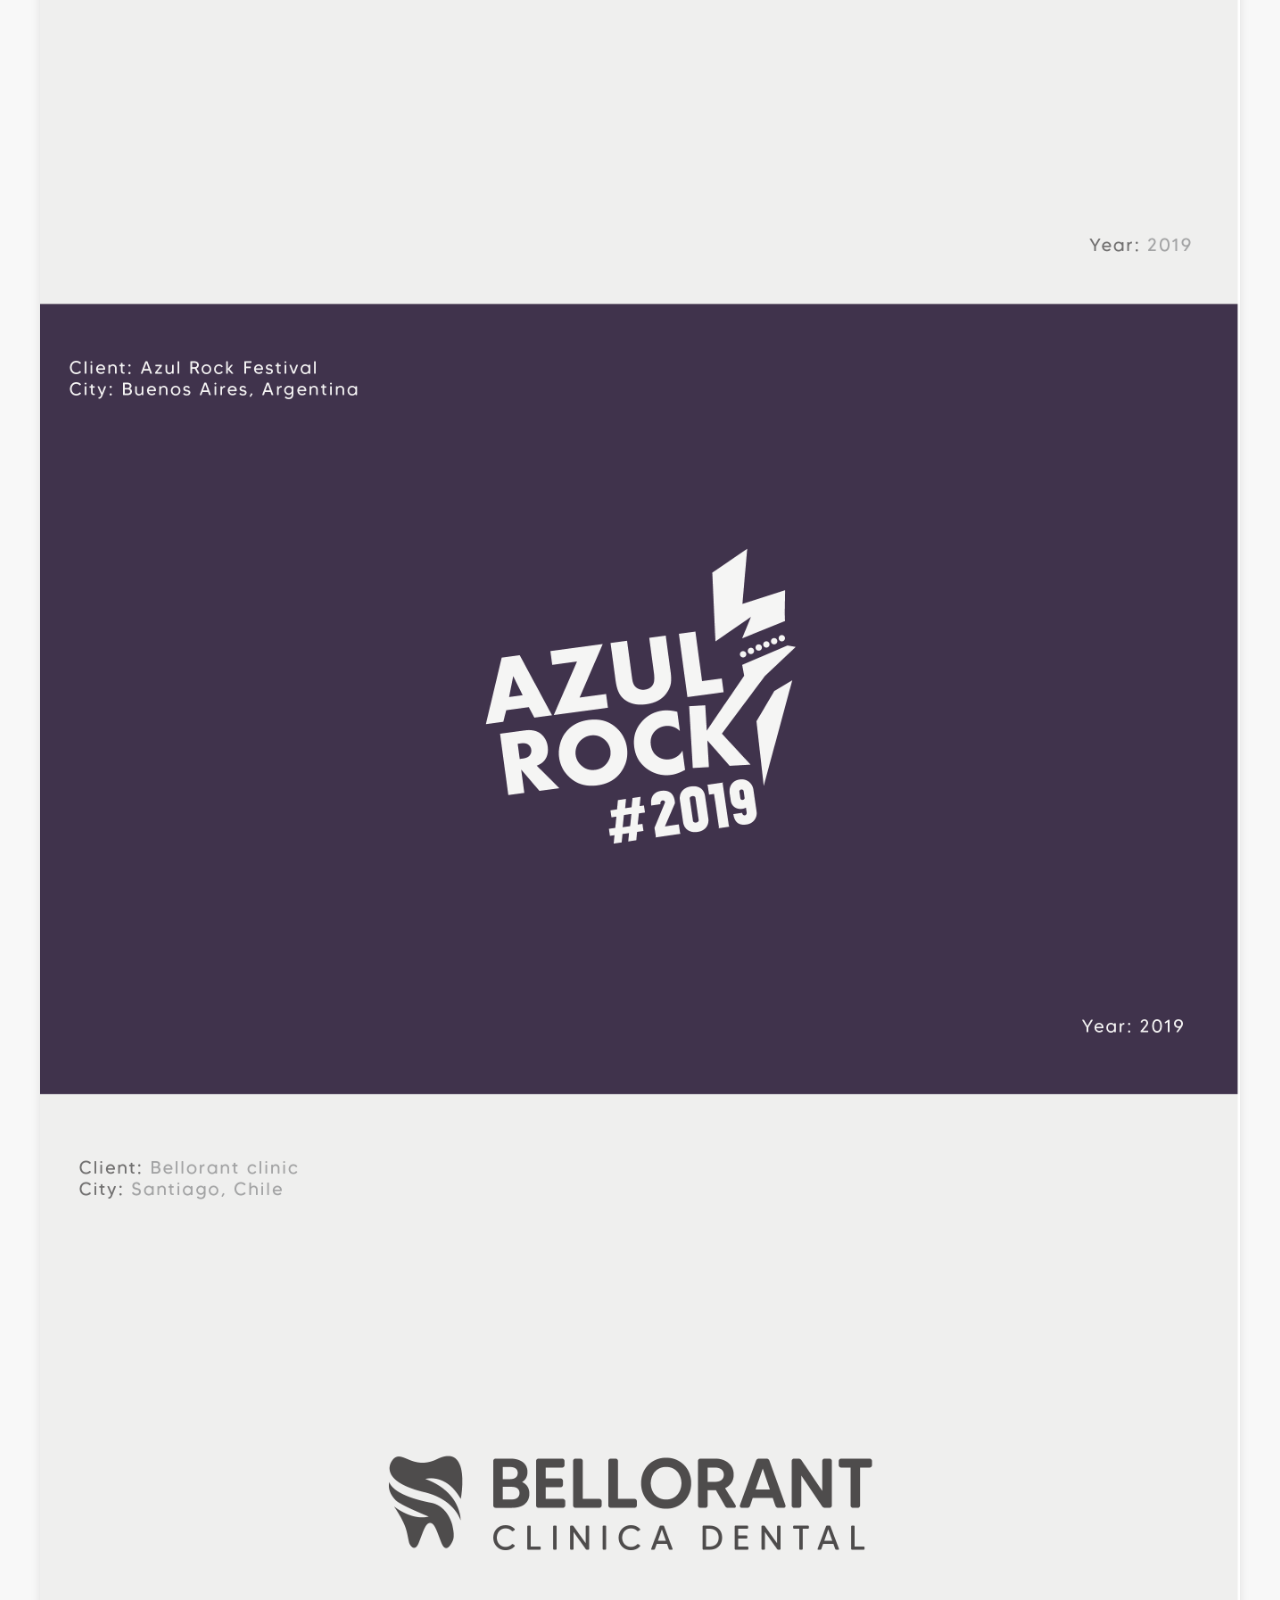
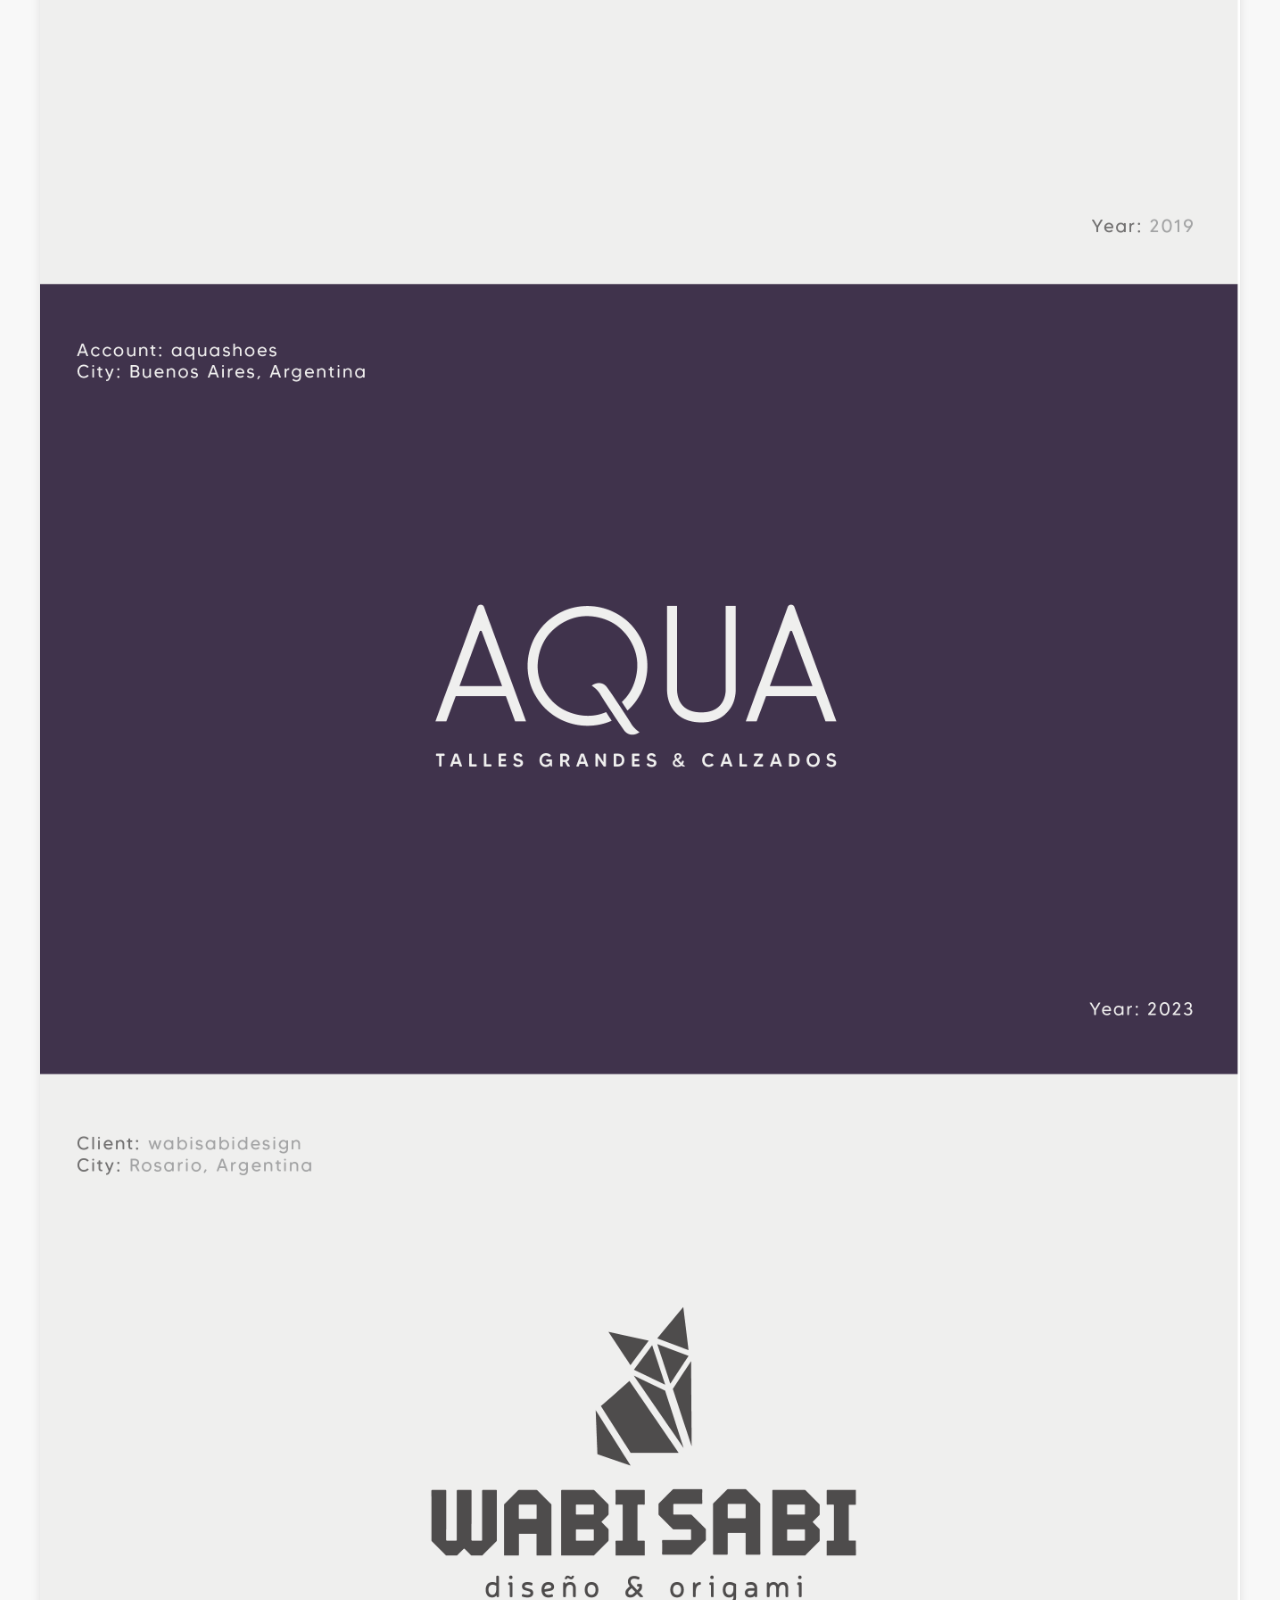
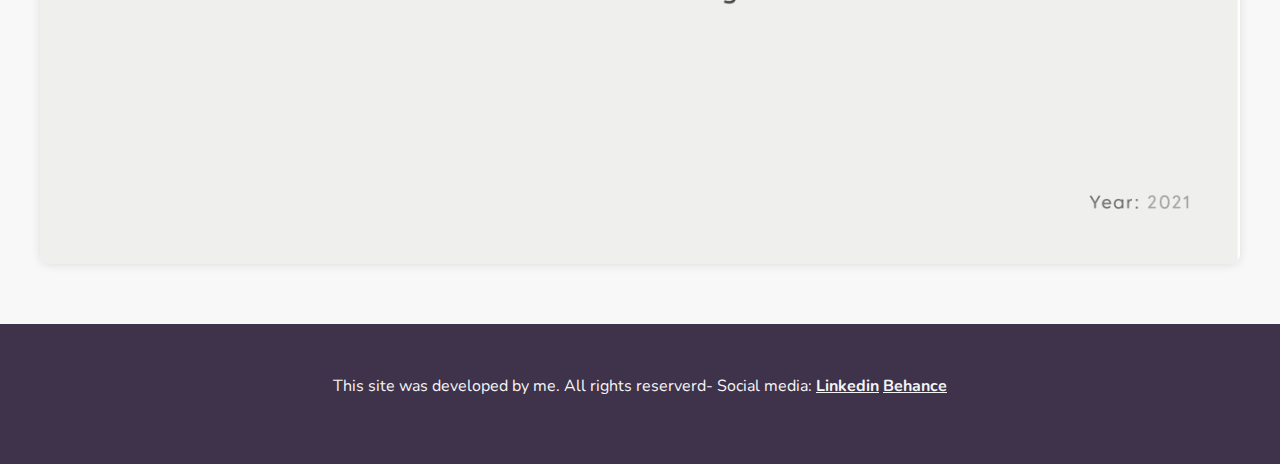
<file: subpages/portfolio2.html>
<!DOCTYPE html>
<html lang="en">

<head>
    <meta charset="UTF-8">
    <meta name="viewport" content="width=device-width, initial-scale=1.0">
    <title>Portfolio</title>
    <link href="https://cdn.jsdelivr.net/npm/bootstrap@5.3.3/dist/css/bootstrap.min.css" rel="stylesheet"
        integrity="sha384-QWTKZyjpPEjISv5WaRU9OFeRpok6YctnYmDr5pNlyT2bRjXh0JMhjY6hW+ALEwIH" crossorigin="anonymous">
    
    <!--fonts-->
    <link rel="preconnect" href="https://fonts.googleapis.com">
    <link rel="preconnect" href="https://fonts.gstatic.com" crossorigin>
    <link
        href="https://fonts.googleapis.com/css2?family=Lexend:wght@100..900&family=Nunito:ital,wght@0,200..1000;1,200..1000&display=swap"
        rel="stylesheet">
        <link rel="stylesheet" href="../CSS/style.css">
</head>

<body>

    <nav class="navbar navbar-expand-lg bg-body-tertiary" >

        <div class="container-fluid">
            <a class="navbar-brand" href="../index.html"><img src="../IMG/logo.png" alt="logo" width="200px"></a>

            <button class="navbar-toggler" type="button" data-bs-toggle="collapse"
                data-bs-target="#navbarSupportedContent" aria-controls="navbarSupportedContent" aria-expanded="false"
                aria-label="Toggle navigation">
                <span class="navbar-toggler-icon"></span>
            </button>


            <div class="collapse navbar-collapse" id="navbarSupportedContent">
                <ul class="navbar-nav ms-auto mb-2 mb-lg-0">
                   

                    <li class="nav-item me-2">
                        <a class="nav-link" href="../index.html">HOME</a>
                    </li>
                    <li class="nav-item me-2">
                        <a class="nav-link" href="../PAGES/About.html">ABOUT</a>
                    </li>
                    <li class="nav-item me-2">
                        <a class="nav-link active" href="../PAGES/Portfolio.html">PORTFOLIO</a>
                    </li>

                    <li class="nav-item me-2">
                        <a class="nav-link" href="../PAGES/Shop.html">SHOP</a>
                    </li>
                    <li class="nav-item me-2">
                        <a class="nav-link" href="../PAGES/Contact.html">CONTACT</a>
                    </li>


                    <li class="nav-item">
                        <a class="nav-link disabled" aria-disabled="true"></a>
                    </li>
                </ul>
                    <button class="btn btn-outline-success ms-0" type="botton">Log in</button>
            </div>
        </div>
    </nav>

    <main>
        <div class="portfolio-info">
            <h1>Logofolio</h1>
            <p>Este proyecto Lorem ipsum dolor sit amet consectetur adipisicing elit.
                Quis voluptatem quos laudantium ipsam incidunt id,
                totam veniam blanditiis et voluptates dolores quibusdam,
                assumenda ullam, tenetur omnis. Cum accusantium ullam labore.</p>
        </div>


    </main>
    <div class="proyecto">
    <img src="../IMG/proyecto2.png" alt="">
</div>
    <footer>
        <p>This site was developed by me. All rights reserverd- Social media: <a
                href="https://www.linkedin.com/in/lauraciamparella/">Linkedin</a> <a
                href="https://www.behance.net/">Behance</a> </p>

    </footer>

  


    <script src="https://cdn.jsdelivr.net/npm/bootstrap@5.3.3/dist/js/bootstrap.bundle.min.js"
    integrity="sha384-YvpcrYf0tY3lHB60NNkmXc5s9fDVZLESaAA55NDzOxhy9GkcIdslK1eN7N6jIeHz"
    crossorigin="anonymous"></script>
</body>

</html>
</file>
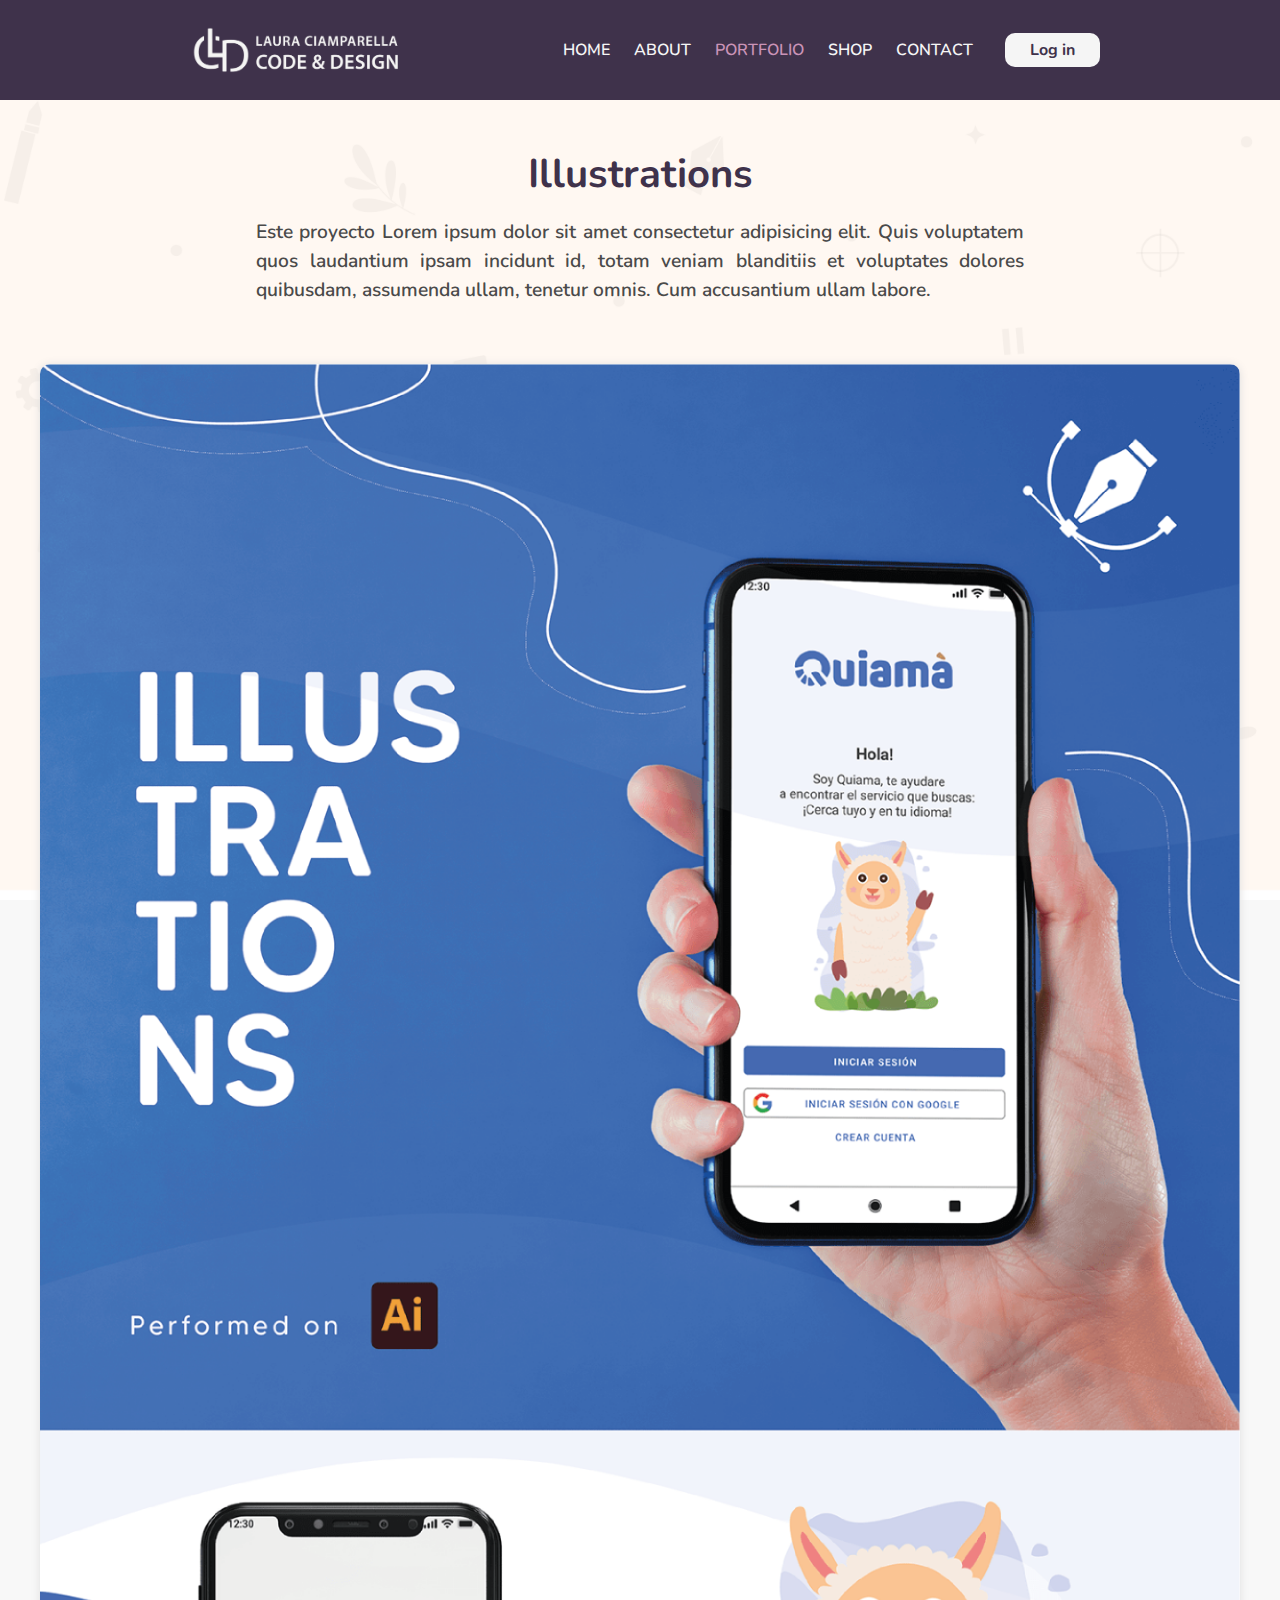
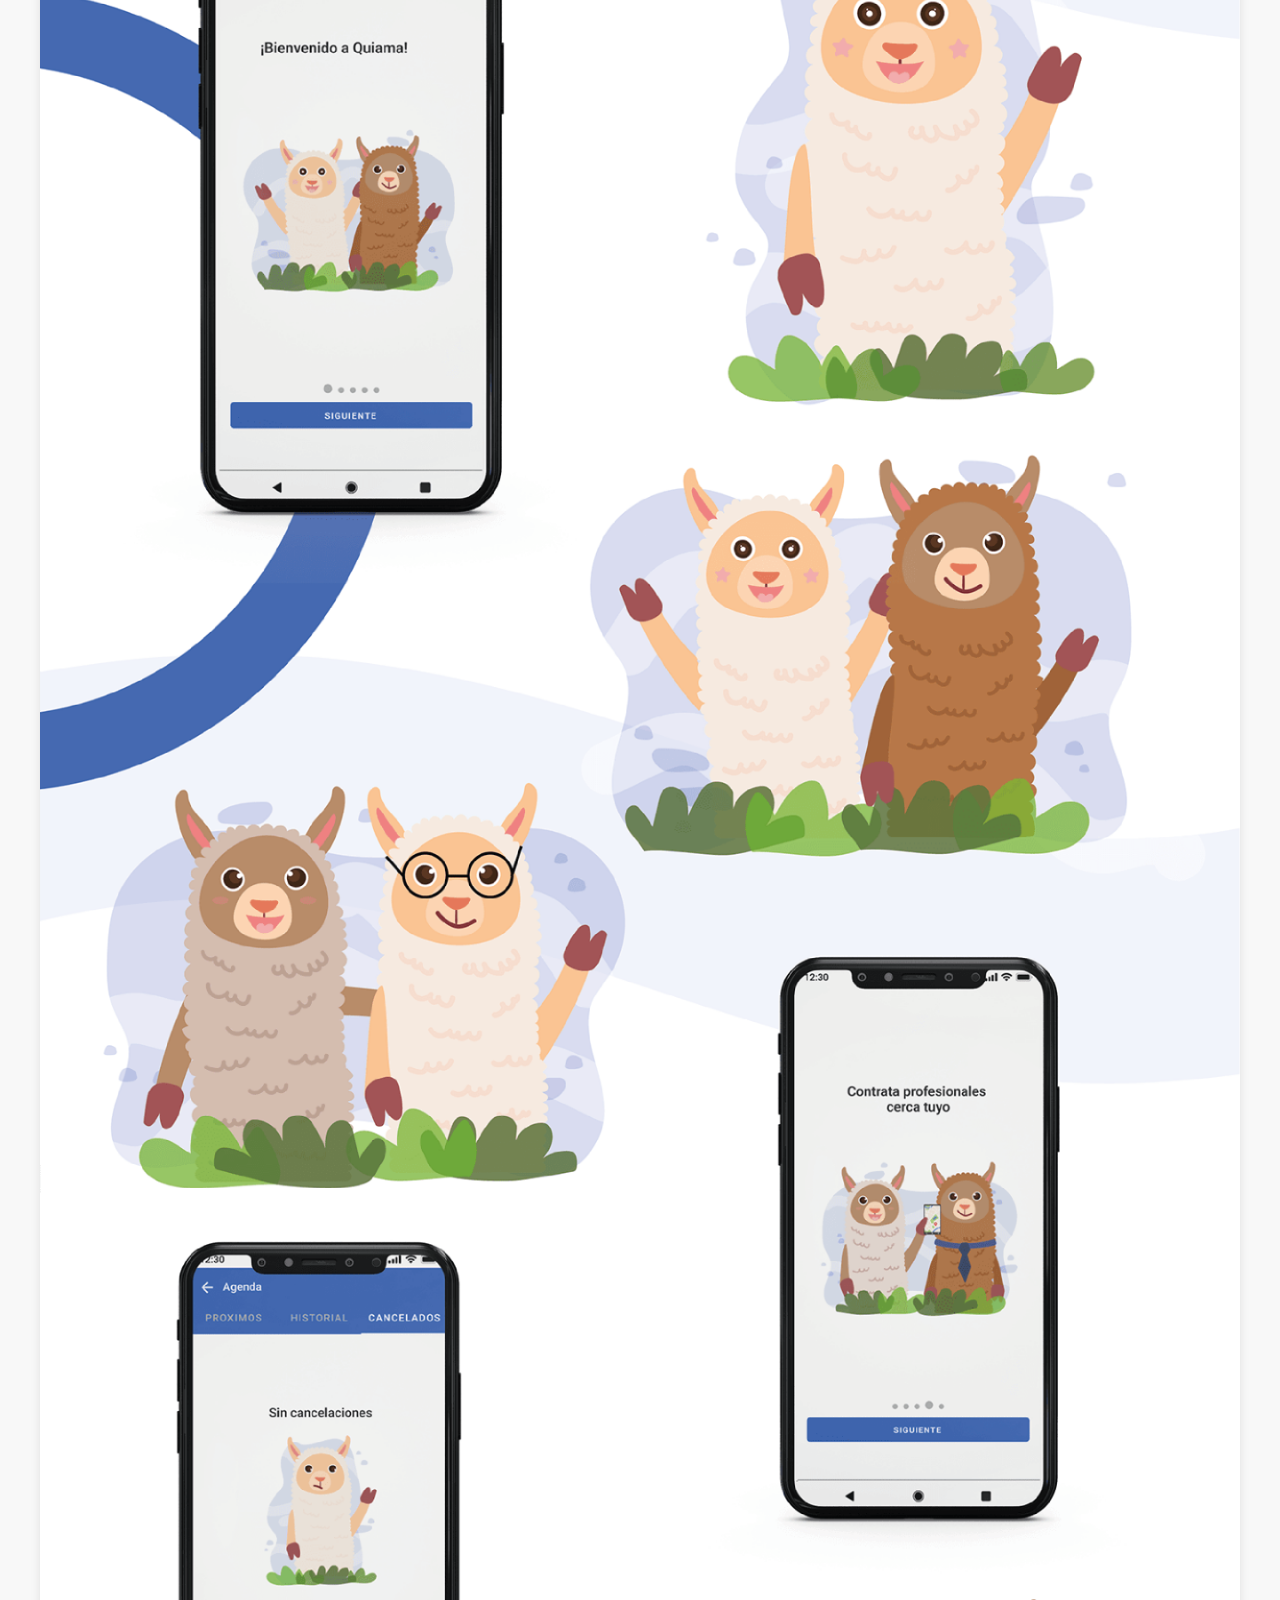
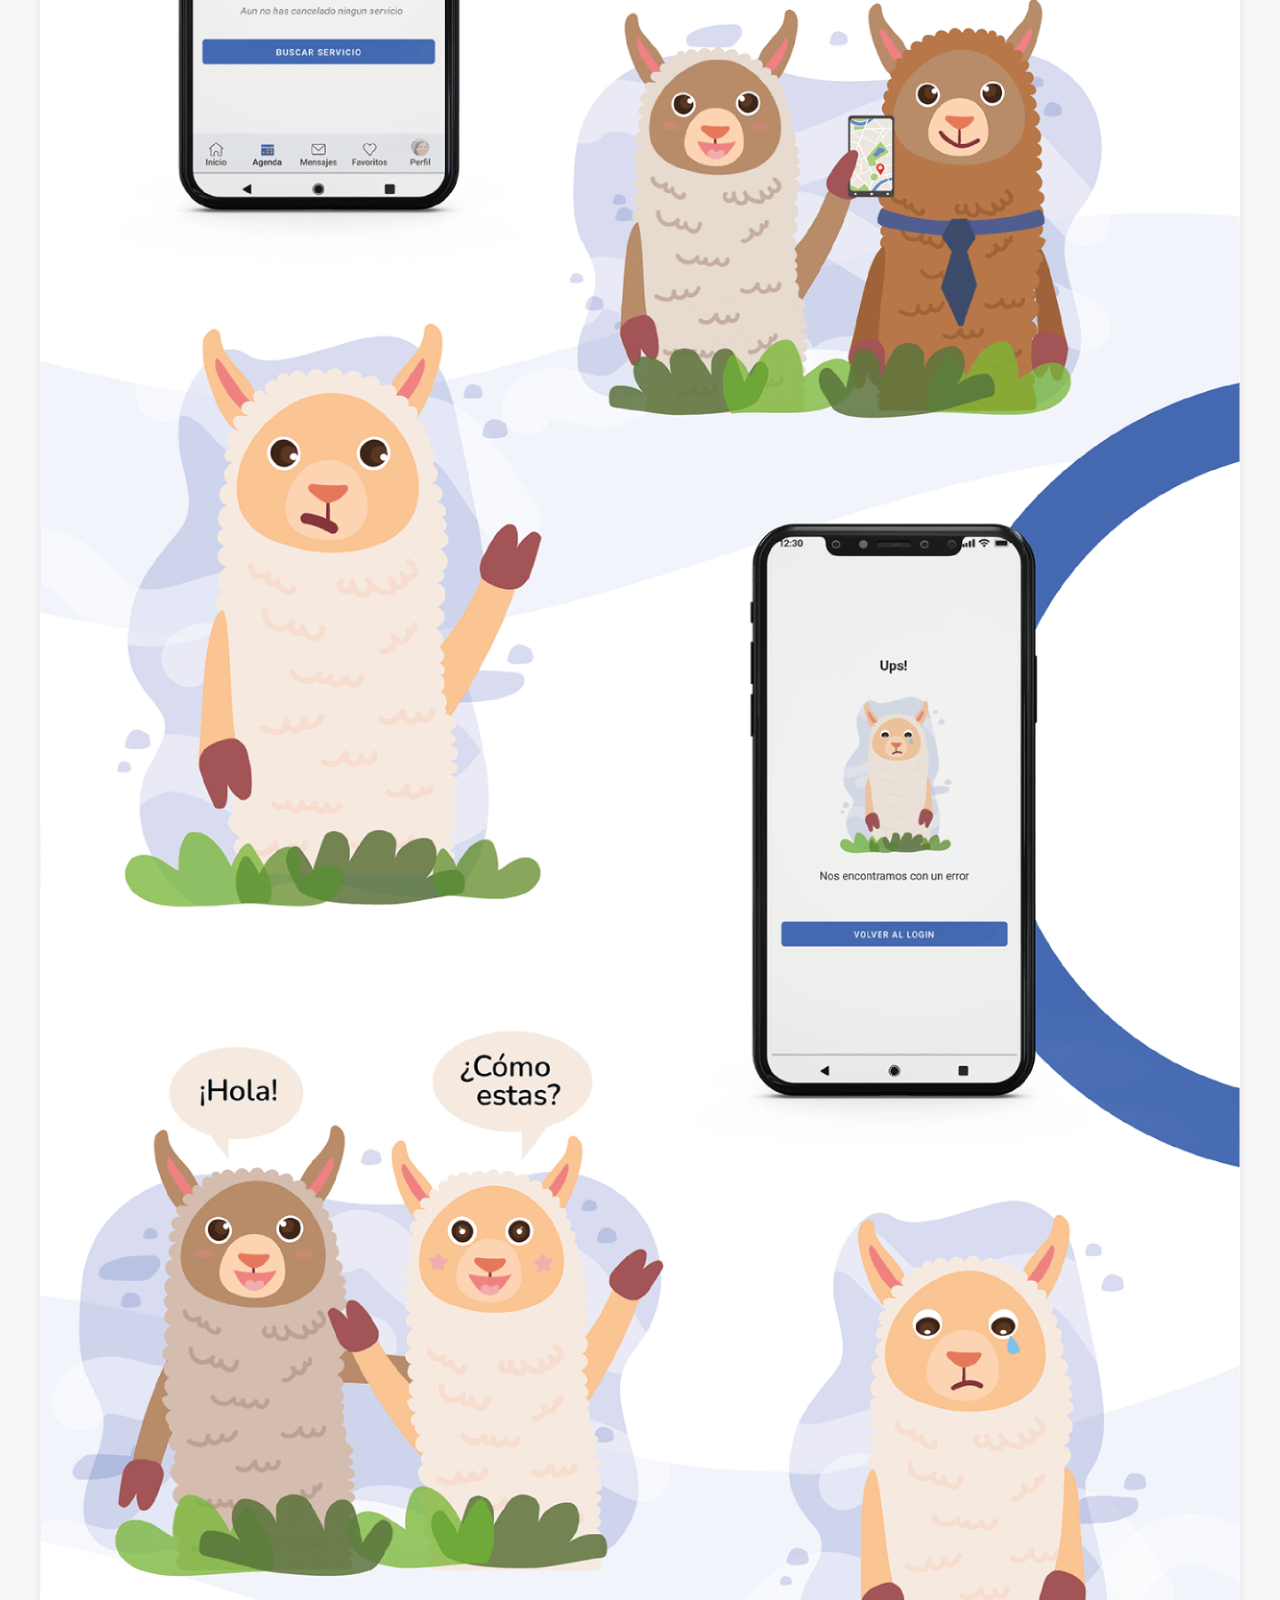
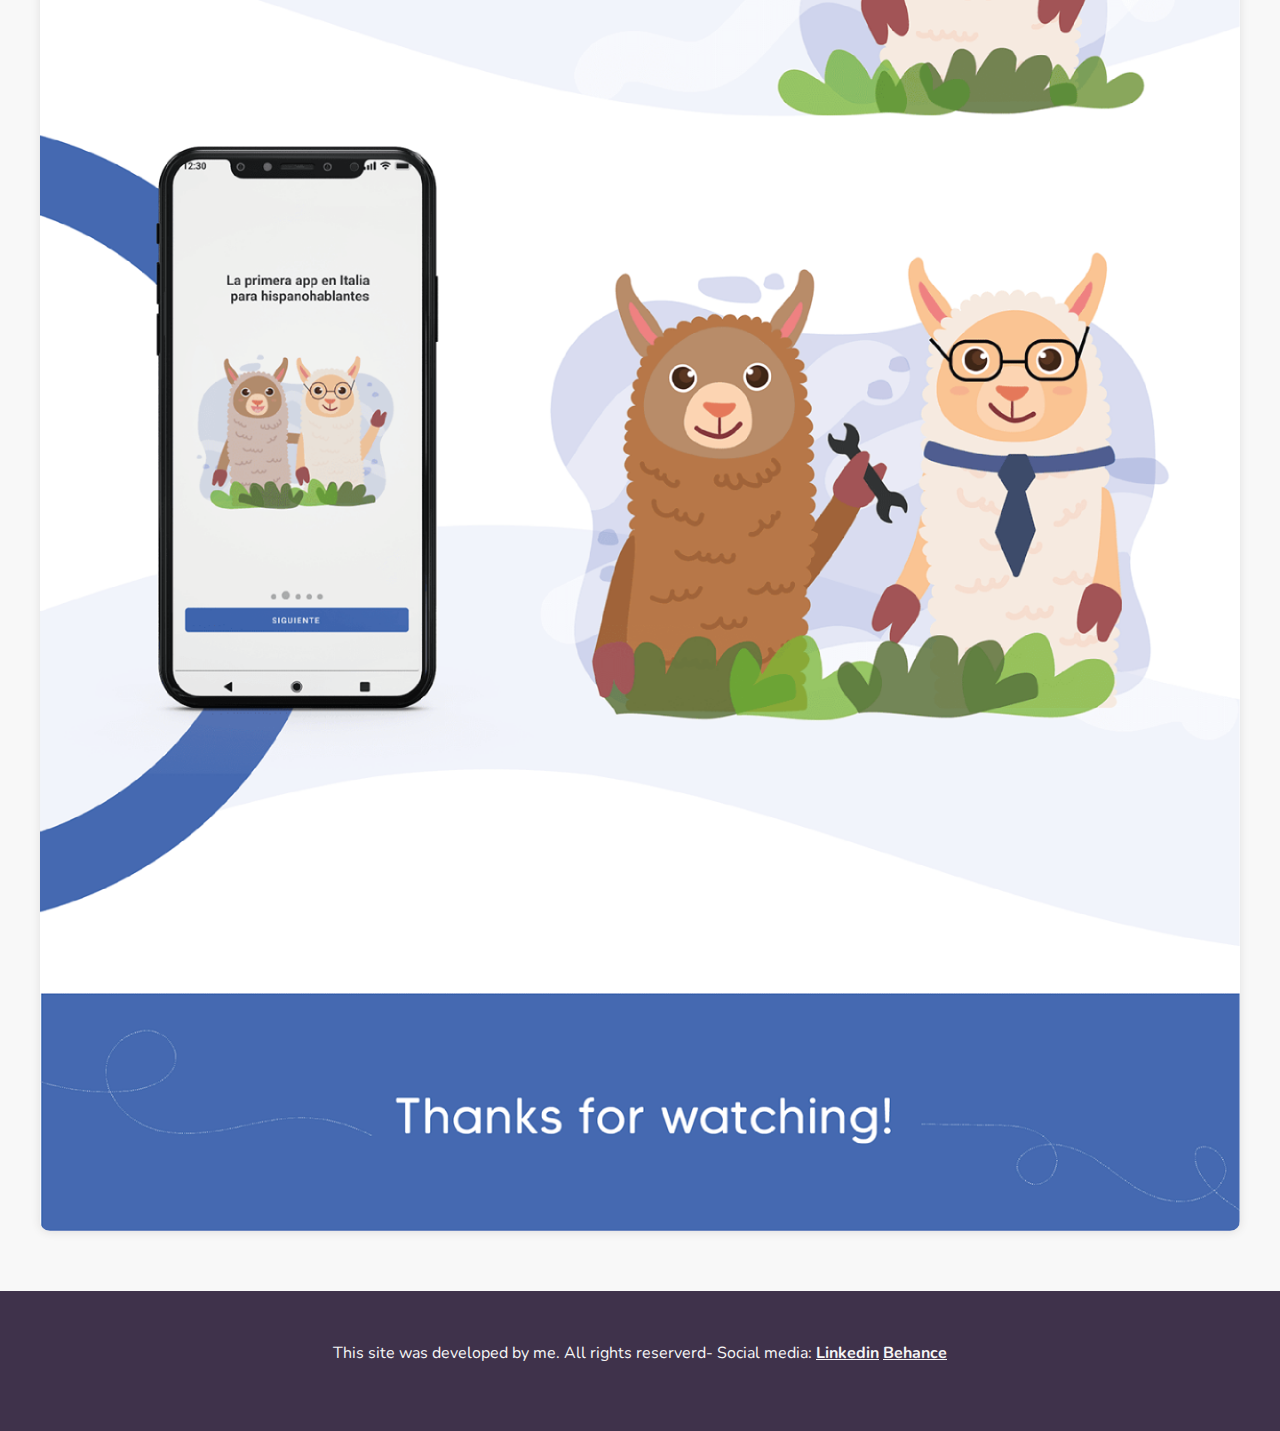
<file: subpages/portfolio5.html>
<!DOCTYPE html>
<html lang="en">

<head>
    <meta charset="UTF-8">
    <meta name="viewport" content="width=device-width, initial-scale=1.0">
    <title>Portfolio</title>

    <link href="https://cdn.jsdelivr.net/npm/bootstrap@5.3.3/dist/css/bootstrap.min.css" rel="stylesheet"
        integrity="sha384-QWTKZyjpPEjISv5WaRU9OFeRpok6YctnYmDr5pNlyT2bRjXh0JMhjY6hW+ALEwIH" crossorigin="anonymous">
    
    <!--fonts-->
    <link rel="preconnect" href="https://fonts.googleapis.com">
    <link rel="preconnect" href="https://fonts.gstatic.com" crossorigin>
    <link
        href="https://fonts.googleapis.com/css2?family=Lexend:wght@100..900&family=Nunito:ital,wght@0,200..1000;1,200..1000&display=swap"
        rel="stylesheet">
        <link rel="stylesheet" href="../CSS/style.css">
</head>

<body>

    <nav class="navbar navbar-expand-lg bg-body-tertiary" >

        <div class="container-fluid">
            <a class="navbar-brand" href="../index.html"><img src="../IMG/logo.png" alt="logo" width="200px"></a>

            <button class="navbar-toggler" type="button" data-bs-toggle="collapse"
                data-bs-target="#navbarSupportedContent" aria-controls="navbarSupportedContent" aria-expanded="false"
                aria-label="Toggle navigation">
                <span class="navbar-toggler-icon"></span>
            </button>


            <div class="collapse navbar-collapse" id="navbarSupportedContent">
                <ul class="navbar-nav ms-auto mb-2 mb-lg-0">
                   

                    <li class="nav-item me-2">
                        <a class="nav-link" href="../index.html">HOME</a>
                    </li>
                    <li class="nav-item me-2">
                        <a class="nav-link" href="../PAGES/About.html">ABOUT</a>
                    </li>
                    <li class="nav-item me-2">
                        <a class="nav-link active" href="../PAGES/Portfolio.html">PORTFOLIO</a>
                    </li>

                    <li class="nav-item me-2">
                        <a class="nav-link" href="../PAGES/Shop.html">SHOP</a>
                    </li>
                    <li class="nav-item me-2">
                        <a class="nav-link" href="../PAGES/Contact.html">CONTACT</a>
                    </li>


                    <li class="nav-item">
                        <a class="nav-link disabled" aria-disabled="true"></a>
                    </li>
                </ul>
                    <button class="btn btn-outline-success ms-0" type="botton">Log in</button>
            </div>
        </div>
    </nav>
    <main>
        <div class="portfolio-info">
            <h1>Illustrations</h1>
            <p>Este proyecto Lorem ipsum dolor sit amet consectetur adipisicing elit.
                Quis voluptatem quos laudantium ipsam incidunt id,
                totam veniam blanditiis et voluptates dolores quibusdam,
                assumenda ullam, tenetur omnis. Cum accusantium ullam labore.</p>
        </div>


    </main>
    
<div class="proyecto">
    <img src="../IMG/proyecto5.png" alt="">

</div>
    <footer>
        <p>This site was developed by me. All rights reserverd- Social media: <a
                href="https://www.linkedin.com/in/lauraciamparella/">Linkedin</a> <a
                href="https://www.behance.net/">Behance</a> </p>

    </footer>




    <script src="https://cdn.jsdelivr.net/npm/bootstrap@5.3.3/dist/js/bootstrap.bundle.min.js"
    integrity="sha384-YvpcrYf0tY3lHB60NNkmXc5s9fDVZLESaAA55NDzOxhy9GkcIdslK1eN7N6jIeHz"
    crossorigin="anonymous"></script>
</body>

</html>
</file>
<file: CSS/style.css>
/*selector + propiedad + valor

selector {
propiedad: valor

}


*/
* {
    margin: 0;
    padding: 0%;
    box-sizing: border-box;
    font-family: 'Nunito', sans-serif;
}



/*nav bar!!!!!!!!!!!!!!!!!!!!!!!!!!!!!!!!!!!!!!!!!!!*/

.navbar-toggler-icon {
    background-image: url('../IMG/icon-hamburger.png');

}

.navbar-toggler {
    border: none;
    /* Elimina el borde del toggler */
}

.navbar-toggler:focus {
    outline: none;
    box-shadow: none;
    /* Elimina cualquier sombra o borde al hacer clic */
}


.container-fluid a {
    color: whitesmoke;
    font-size: medium;
}



.btn {
    background-color: whitesmoke;
    color: #3f324b;
    border: none;
    padding-left: 25px;
    padding-right: 25px;
    padding-bottom: 5px;
    padding-top: 5px;
    font-weight: 700;
    border-radius: 10px;
    text-align: center;
    /* Asegura que el texto se centre */
}

.btn:hover {
    background-color: #b9b2c0;
    border: none;
    color: #3f324b;
    font-weight: 700;

}

.nav-link.active {
    color: #ca93b7;}

.navbar-nav .nav-link.active {
    color: #ca93b7;
}


.nav-link {
    color: whitesmoke; 
    text-decoration: none; 
    transition: color 0.3s ease; /* Suaviza el cambio de color */
}

.navbar-nav .nav-link.disabled {
    color: #554961;
}

.nav-link:hover {
    color: #ca93b7;
    transform: none;
    /* Elimina cualquier cambio en el tamaño del contenedor */
    font-size: inherit;
    /* Mantén el tamaño de la fuente igual que el original */
    font-weight: 600;
}

.container-fluid {
    background-color: #3f324b;
    padding-right: 180px;
    padding-left: 180px;
    padding-top: 5px;
    padding-bottom: 5px;
    margin: 0;
}

.navbar-nav {
    --bs-nav-link-font-weight: 600;
    --bs-nav-link-color: #554961;
    --bs-nav-link-hover-color: whitesmoke;
    --bs-nav-link-disabled-color: #5c5c5c;
    display: flex;
    flex-direction: column;
    padding-left: 0;
    margin-bottom: 0;
    list-style: none;

}

.navbarSupportedContent {
    display: flex;
    align-items: end;
    justify-content: space-between;
}

.navbar {
    margin-top: 0;
    margin-bottom: 0;
    padding-top: 0;
    padding-bottom: 0;
    position: sticky;
    top: 0;
    /* Se queda pegada al top */
    z-index: 9999;

}

.navbar-brand img {
    max-height: 80px;
    height: auto;
    width: auto;
    display: block;
    /* Asegura que respete el flujo */
}

.btn-outline-success {
    --bs-btn-color: whitesmoke;
    --bs-btn-border-color: whitesmoke;
    --bs-btn-hover-color: #fff;
    --bs-btn-hover-bg: whitesmoke;
    --bs-btn-hover-border-color: whitesmoke;
    --bs-btn-focus-shadow-rgb: whitesmoke;
    --bs-btn-active-color: #554961;
    --bs-btn-active-bg: rgb(218, 217, 217);
    --bs-btn-active-border-color: whitesmoke;
    --bs-btn-active-shadow: inset 0 3px 5px rgba(0, 0, 0, 0.125);
    --bs-btn-disabled-color: whitesmoke;
    --bs-btn-disabled-bg: transparent;
    --bs-btn-disabled-border-color: whitesmoke;
    --bs-gradient: whitesmoke;
}






body {
    font-family: 'Nunito', sans-serif;


    background-image: url('../IMG/background_Mesa\ de\ trabajo\ 1.png');
    /* Carga la imagen */
    background-repeat: repeat;
    background-size: cover;

    background-attachment: fixed;
    background-position: center;
    height: 100vh;
    /* Asegura que el fondo cubra toda la altura de la ventana */
    margin: 0;
    /* Elimina el margen por defecto del body */

}




/*estilos de main*/

main {
    display: flex;
    justify-content: center;
    align-items: center;
    flex-wrap: wrap;
}


main .textos {

    text-align: center;
    justify-content: right;
    font-weight: 600;
    font-size: 1.2rem;
    color: #4a4a4a;

}

main .textos h1 span {
    display: block;
    color: #3f324b;
    font-size: 2rem;
    font-weight: 700;
}

main .textos .button {

    background-color: #3f324b;
    color: whitesmoke;
    text-decoration: none;
    padding: 10px 15px;
    border-radius: 20px;
    font-weight: 700;
    display: inline-block;
    /*convertir etiqueta de linea con propiedades de bloque*/
    margin-top: 50px;
    /*separo el boton de los demas textos*/
    box-shadow: 0 4px 6px rgba(22, 22, 22, 0.5);
    transition: box-shadow 0.3s ease;

}

main .textos .button:hover {
    box-shadow: 0 6px 12px rgba(22, 22, 22, 0.8);
    transition: background-color 0.3s ease;
    opacity: 0.9;
    cursor: pointer;
}

main .imagen {
    display: flex;
    align-items: center;
    justify-content: center;
    width: 40%;

}

main .imagen img {
    max-height: 60vh;
}

.imagen {
    width: 40%;
    height: 40%;
    max-width: 30vw;
    /* Limita el ancho máximo */
    aspect-ratio: 1 / 1;
    background-image: url('../IMG/profile-picture.png');
    /* Imagen inicial */
    background-size: cover;
    /* Ajustar la imagen al contenedor */
    background-position: center;
    /* Centrar la imagen */
    transition: background-image 0.3s ease;
    /* Transición suave */
}

.imagen:hover {
    background-image: url('../IMG/profile-picture-2.png');
    /* Imagen al hacer hover */
}

/*estilos de section*/

/*estilos de section specializing-in*/
.specializing-in {
    background-color: #3f324b;
    flex-direction: column;
    display: flex;
    justify-content: center;
    align-items: center;

}

.cards-container {
    display: flex;
    justify-content: center;
    gap: 50px;
    padding: 45px;
    padding-bottom: 110px;


}

.card {
    background-color: #fff7f1;
    border-radius: 20px;
    width: 20%;
    /* Porcentaje del contenedor padre */
    padding: 15px;
    display: flex;
    flex-direction: column;
    align-items: center;
    text-align: center;
    /* Centrar el texto */
    color: #3f324b;
    box-shadow: 0 4px 6px rgba(22, 22, 22, 0.5);
    transition: box-shadow 0.3s ease;
}

.card:hover {
    box-shadow: 0 6px 12px rgba(22, 22, 22, 0.8);
    transition: background-color 0.3s ease;
    opacity: 0.9;
    cursor: pointer;
    transform: scale(1.05);

}

.card img {
    width: 30%;
    padding-bottom: 10px;
}

.card h2 {
    margin-bottom: 20px;
    font-weight: 700;
}

.card a{
    text-decoration: none;
    color: #3f324b;
}


.specializing-in span h1 {
    align-items: center;
    color: #fff7f1;
    font-size: 2em;
    justify-content: right;
    padding-top: 25px;
    font-weight: 600;
}


/*estilos de section why-me*/

.aptitudes span {

    padding-bottom: 20px;
    align-items: center;
    color: #3f324b;
    font-size: 1.5rem;
    justify-content: right;
    padding-top: 25px;
}

.aptitudes h1 {
    font-weight: 700;
}

.aptitudes p {
    font-weight: 600;
    font-size: 1.2rem;
    color: #4a4a4a;

}

.why-me {
    display: flex;
    justify-content: center;
    align-items: center;

}


.aptitudes {
    display: flex;
    text-align: center;
    font-size: larger;
    justify-content: center;
    flex-direction: column;
    width: 40%;
    flex-wrap: wrap;
    align-items: center;

}

.imagen2 {
    display: flex;
    align-items: center;
    justify-content: center;
    width: 50%;
    padding-left: 70px;


}

.imagen2 img {
    max-height: 57vh;
    padding-left: 60px;
}


.aptitudes ul {
    padding-top: 20px;
    text-align: center;
    line-height: 2;
    color: #3f324b;
    font-size: x-large;
    list-style: none;

}


/*estilos de footer*/
footer {
    background-color: #3f324b;
    padding: 50px;
    color: whitesmoke;
    text-align: center;


}

footer a {
    color: whitesmoke;
    font-weight: 700;
}



/* Estilos para ABOUT*/

main {
    flex-wrap: wrap;
}


.info-about {
    line-height: 1.5;
    padding-left: 60px;

}

.info-about h1,
.presentation-video .info-about span {
    text-align: center;
    font-size: 1.5rem;
    font-weight: 700;
    color: #3f324b;
    margin-bottom: 10px;
}


.info-about h1 {
    font-size: 2.5rem;
}


.info-about p {
    text-align: center;
    font-size: 1.2rem;
    color: #4a4a4a;
    margin-top: 0;
    padding-bottom: 20px;
}




.presentation-video {
    display: flex;
    flex-direction: column;
    align-items: center;
    justify-content: center;
    width: 100%;
    padding: 55px 20px;
    gap: 20px;

}

.presentation-video .video {
    width: 80%;
    max-height: 540px;
    display: flex;
    justify-content: center;
    margin: 0 auto;
    /* Centra el contenedor en su padre */

}


.presentation-video .video video {
    border: 3px dashed #a86290;
    border-radius: 20px;
    box-shadow: 0 4px 10px rgba(0, 0, 0, 0.3);
}


.presentation-video p {

    justify-content: right;
    font-weight: 600;
    font-size: 1.2rem;
    color: #4a4a4a;
}

.careers {

    display: flex;
    flex-direction: column;
    flex-wrap: wrap;
    align-items: center;
    justify-content: center;
    padding: 20px;

}

.careers-container {
    display: flex;
    width: 100%;
    height: auto;
    align-items: center;
    justify-content: center;
    padding-right: 60px;
}

.careers-container .careers-img:hover {
    transition: background-color 0.05s ease;
    opacity: 1;
    transform: scale(1.07);
}

.careers-container2 .careers-img:hover {
    transition: background-color 0.05s ease;
    opacity: 1;
    transform: scale(1.07);
}

.careers-container2 {
    display: flex;
    justify-content: center;
    align-items: center;
    padding-left: 220px;
}


.imguxui {
    display: flex;
    justify-content: left;
    margin: 20px;
}

.careers-img img {
    width: 60%;
    height: auto;
}

.careers-img {
    display: flex;
    justify-content: right;
    margin: 20px;
}

.careers-info {
    width: 100%;
    height: auto;
    padding: 20px;
    justify-content: center;
    line-height: 1.5;

}

.careers-info a {
    text-decoration: none;
    color: whitesmoke;
}

.careers-info .button {
    background-color: #3f324b;
    border: none;
    border-radius: 12px;
    padding: 5px 10px;

}

.careers-info h2 {
    font-size: xx-large;
    font-weight: 700;
    color: #3f324b;
    margin-bottom: 20px;
}

.careers-info p {
    justify-content: right;
    font-weight: 600;
    font-size: 1.1rem;
    color: #4a4a4a;
    margin-bottom: 50px;
}



/* Estilos para PORTFOLIO*/

.spanportfolio h1 {
    text-align: center;
    font-size: 2.5rem;
    font-weight: 700;
    color: #3f324b;
    margin-bottom: 20px;
    padding-top: 50px;
}

.info-portfolio p {
    text-align: center;
    font-size: 1.2rem;
    color: #4a4a4a;
    font-weight: 600;
    padding-bottom: 20px;
    width: 40%;
    margin-left: auto;
    margin-right: auto;

}


body {

    justify-content: center;
    align-items: center;
    min-height: 100vh;
    background-color: #f8f8f8;
}

.grid {
    display: flex;
    align-items: center;
    justify-content: center;
    padding-bottom: 80px;
}

.grid-container {
    display: grid;
    grid-template-areas:
        "item1 item2 item3"
        "item4 item5 item6"
        "item7 item8 item9";
    grid-template-columns: repeat(3, 1fr);
    gap: 10px;
    max-width: 1200px;
    margin: 20px;
}

.grid-item {
    position: relative;
    overflow: hidden;
    border-radius: 8px;
    box-shadow: 0px 1px 10px rgb(141, 141, 141);
    cursor: pointer;
}

.grid-item img {
    width: 100%;
    height: 100%;
    object-fit: cover;
    transition: transform 0.3s ease, box-shadow 0.3s ease;
    /*da propiedad a la propiedad transform, generando que la transicion sea suave*/


}

.grid-item:hover img {
    transform: scale(1.1);
    /*la agranda un poquito*/
    box-shadow: 0px 8px 20px rgba(0, 0, 0, 5);
}



.portfolio-info h1 {
    font-size: 2.5rem;
    color: #3f324b;
    font-weight: 700;
    text-align: center;
    margin-top: 50px;

}

.portfolio-info p {
    font-weight: 600;
    font-size: 1.2rem;
    color: #4a4a4a;
    text-align: justify;
    width: 60%;
    margin-left: auto;
    margin-right: auto;
    margin-top: 20px;
    margin-bottom: 20px;
}

.proyecto {
    display: flex;
    align-items: center;
    justify-content: center;
    padding-top: 40px;
    padding-bottom: 60px
}




.proyecto2 {
    display: flex;
    align-items: center;
    justify-content: center;
    flex-direction: column;
    padding-top: 40px;
    padding-bottom: 60px
}

.proyecto2 img {
    max-width: 1200px;
    box-shadow: 0px 1px 10px rgb(223, 222, 222);
    border-radius: 10px;

}

.proyecto img {

    max-width: 1200px;
    box-shadow: 0px 1px 10px rgb(223, 222, 222);
    border-radius: 10px;
}










/* CONTACT */




/* CONTACTOOOOOOOOOOOOOOOOOOOOOOOOOOOOOOOOOOOOOOOOO */





body {
    font-family: 'Nunito', sans-serif;
    background-image: url('../IMG/background_Mesa\ de\ trabajo\ 1.png');
    background-repeat: repeat;
    background-size: cover;
    background-attachment: fixed;
    background-position: center;
    margin: 0;
    padding: 0;
    min-height: 100vh;
}


.contact-container {

    padding: 50px 20px;
    gap: 30px;
}


.contact-container h1 {
    color: #3f324b;
    font-size: 2.5rem;
    font-weight: 700;
    text-align: center;
    margin-bottom: 20px;
}

.contact-container p {
    color: #4a4a4a;
    font-size: 1.2rem;
    font-weight: 600;
    text-align: center;
    max-width: 800px;
    margin-bottom: 30px;
}


.contact-form {
    display: flex;
    flex-direction: row;
    justify-content: center;
    align-items: center;
    background-color: whitesmoke 0.5;
    border-radius: 15px;
    box-shadow: 0 2px 3px rgba(22, 22, 22, 0.5);
    padding: 40px 40px 0 40px;
    width: 100%;
    max-width: 2000px;
    gap: 20px;

}

.contact-container img {
    width: 100%;
    height: auto;
    max-width: 400px;
}

.contact-info {
    display: flex;
    flex-direction: column;
    justify-content: end;
}


.contact-form input,
.contact-form textarea {
    width: 100%;
    padding: 15px;
    border: 1px solid #ccc;
    border-radius: 10px;
    font-size: 1rem;
    font-family: 'Nunito', sans-serif;
    outline: none;
    margin: 0 0 15px 0;
    transition: box-shadow 0.3s ease;
}

.contact-form label {
    font-weight: 700;
    color: #3f324b;
}


.contact-form input:focus,
.contact-form textarea:focus {
    box-shadow: 0 4px 8px rgba(63, 50, 75, 0.3);
    border-color: #3f324b;
}



.contact-form button {
    background-color: #3f324b;
    color: whitesmoke;
    font-size: 1rem;
    font-weight: 500;
    padding: 10px;
    border: none;
    border-radius: 10px;
    cursor: pointer;
    transition: box-shadow 0.3s ease, opacity 0.3s ease;
    margin-top: 40px;
}

.contact-form button:hover {
    box-shadow: 0 6px 12px rgba(22, 22, 22, 0.8);
    opacity: 0.9;
}


.success-message {
    background-color: #e8f8f5;
    border: 2px solid #3f324b;
    color: #3f324b;
    border-radius: 10px;
    padding: 15px;
    font-weight: 600;
    text-align: center;
    display: none;
}


.contact-section-container {
    display: flex;
    flex-direction: column;
    align-items: center;
    justify-content: center;
}

.social-media {
    display: flex;
    justify-content: center;
    align-items: center;
}

.social-media-container {
    display: flex;
    flex-direction: row;
    justify-content: center;
    align-items: center;
}

.social-media-container img {
    max-width: 40px;
    padding: 5px;
    margin-bottom: 20px;
}

.social-media-container p {
    margin-right: 10px;
}



/* shopppppppppppppppppppppppppppppppppppppppp */



.product-grid h1 {

    font-weight: 700;
}

.product-grid {

    padding: 50px 0;
}


.product-grid h1 {
    font-size: 2.5rem;
    color: #3f324b;
    margin-bottom: 40px;
}


.container {
    display: block;
    margin: 0 auto;
}

/* Estilo para las columnas dentro de la grilla */
.col-shop {
    display: flex;
    justify-content: center;
    align-items: center;
}

.col-shop:hover .card-shop {
    box-shadow: 0 4px 12px rgba(0, 0, 0, 0.2);
    transform: translateY(-5px);
    /* Da un pequeño efecto de elevación */
    transition: box-shadow 0.3s ease, transform 0.3s ease;

}

.card-shop {
    width: 100%;
    max-width: 300px;
    /* Asegura que las tarjetas sean cuadradas */
    margin: 0 auto;
    background-color: #fff;
    border: 1px solid #ddd;
    border-radius: 8px;
    box-shadow: 0 2px 10px rgba(0, 0, 0, 0.1);
    overflow: hidden;
    transition: all 0.3s ease;
}

.card-shop img {
    width: 100%;
    height: 200px;
    /* Mantén una altura constante */
    object-fit: cover;
}


.card-body {
    padding: 20px;
    text-align: center;
}

.card-title {
    font-size: 1.25rem;
    font-weight: 600;
    color: #3f324b;
    margin-bottom: 15px;
}

.card-text {
    font-size: 1rem;
    color: #6c757d;
    margin-bottom: 20px;
}

.price {
    font-size: 1.2rem;
    font-weight: 700;
    color: #ca93b7;
    margin-bottom: 20px;
}


.btn-store {
    background-color: #3f324e;
    color: white;
    border: none;
    padding: 8px 20px;
    font-weight: 700;
    border-radius: 10px;
    text-align: center;
    transition: background-color 0.3s ease;
}

.btn-store:hover {
    background-color: #b9b2c0;
    color: #3f324b;
}


/* MOBILEEEEEEEEEEEEEEEEEEEEEEEEEEEEEEEEEEEEEEEEEEEEEEEEEEEEEEEE */


/* nav bar */

@media (max-width: 768px) {


    .container-fluid {
        padding-right: 20px;
        padding-left: 20px;
    }

    .container-fluid {
        padding-right: 10px;
        padding-left: 10px;
    }

    #navbarSupportedContent .collapse.navbar-collapse {
        overflow: visible;
    }

    .navbar-collapse {
        margin: 20px;
        flex-basis: 100%;
        flex-grow: 1;
        align-items: center;
    }

    #navbarSupportedContent .btn {
        width: 100%;
    }


    .grid-container {
        grid-template-areas:
            "item1"
            "item2"
            "item3"
            "item4"
            "item5";
        grid-template-columns: 1fr;
    }

    .textos {
        width: 80%;
        height: auto;
        padding-top: 20px;

    }

    main .textos h1 span {
        padding-top: 10px;
        font-size: x-large large;
        padding-bottom: 10px;

    }

    main .textos p {
        padding-bottom: 1px;
        margin-bottom: 1px;
    }

    main .textos .button {

        margin: 15px;
        width: 50%;
        height: auto;

    }

    .imagen {
        transform: scale(1.8);
        transition: transform 0.3s ease;
        margin-bottom: 47px;
        margin-top: 40px;

    }

    .textos .imagen {
        width: 70%;
        height: auto;

    }

    .cards-container {
        flex-direction: column;
        gap: 20px;
    }

    .card {
        width: 100%;

    }

    .aptitudes {
        display: flex;
        flex-direction: column;
        width: 90%;
        /* Ocupa el 90% del ancho de la pantalla */
        margin: 0 auto;
        /* Centra el contenedor horizontalmente */
        box-sizing: border-box;
        /* Incluye el padding en el ancho total */
    }

    .why-me {
        display: flex;
        align-items: center justify;
        justify-content: justify;
        flex-direction: column;
    }

    .why-me .imagen2 {
        width: 90%;
        padding: 0px 0px 0px 0px;
        background-size: contain;
        background-position: center;
    }

    .why-me .imagen2 img {
        width: 100%;
        padding: 0px 0px 0px 0px;
        object-fit: contain;

    }

    .aptitudes ul {
        line-height: 2;
        font-size: large;
        padding-bottom: 20px;
    }



    /*about me */

    .presentation-video {
        display: flex;
        justify-content: center;
        padding: 10px 10px 10px 10px;

    }

    .presentation-video span {
        margin-bottom: 0;
        justify-content: center;

    }

    .presentation-video p {
        padding: 0px 0px 0px 0px;

    }

    .presentation-video h1 {
        margin-bottom: 0;
        font-size: xx-large;
    }

    .presentation-video .video video {
        width: 100%;
        height: auto;

    }

    .presentation-video .acomodar .info-about {
        display: flex;
        justify-content: center;
        align-items: center;
        flex-direction: column;
        padding: 8px 8px 8px 8px;
    }

    .acomodar {
        display: flex;
        align-items: center;
        justify-content: center;
        flex-direction: column;
        margin: 0%;
    }

    .careers {

        flex-wrap: nowrap;
        padding: 0;
        flex-direction: column;
    }

    .careers-container {
        display: flex;
        flex-direction: column;
        flex-wrap: wrap;
        justify-content: center;
        text-align: center justify;
        padding: 8px 8px 8px 8px;

    }

    .careers-container h2 {
        justify-content: center;
        align-items: center;
        margin: 0;
        padding-bottom: 10px;
    }

    .careers-container p {
        margin-bottom: 20px;
    }


    .careers-container .careers-img {
        justify-content: center;
        margin: 0;
        padding: 8px 8px 8px 8px;

    }

    .careers-container .careers-img img {
        width: 100%;
        height: auto;
    }

    .careers-container2 .careers-img img {
        width: 100%;
        height: auto;
    }

    .careers-container2 .careers-img {
        order: 1;
        /* Asegura que la imagen esté en la misma posición que en los otros contenedores */
    }

    .careers-container2 .careers-info {
        order: 2;
        /* Asegura que el texto siga a la imagen */
    }

    .careers-container2 {
        display: flex;
        flex-direction: column;
        flex-wrap: wrap;
        justify-content: center;
        text-align: center justify;
        padding: 8px 8px 8px 8px;

    }

    .careers-container2 h2 {
        justify-content: center;
        align-items: center;
        margin: 0;
        padding-bottom: 10px;
    }

    .careers-container2 p {
        margin-bottom: 20px;
    }


    .careers-container2 .careers-img {
        justify-content: center;
        margin: 0;
        padding: 8px 8px 8px 8px;
    }





/*portfolio */



.info-portfolio .spanportfolio h1 {
    margin: 10px;
    padding: 10px;
    font-size: xx-large;
}

.info-portfolio p {
    width: 90%;
    height: auto;
    text-align: center;
}

.portfolio-info h1 {
    margin: 10px;
    padding: 10px;
    font-size: xx-large;

}

.portfolio-info p {
    width: 90%;
    height: auto;
    text-align: center;
    font-size: 16px;
}

.proyecto {

    width: 100%;
    height: auto;
    padding: 10px 10px 10px 10px;
}

.proyecto2 {

    width: 100%;
    height: auto;
    padding: 10px 10px 10px 10px;
}

.proyecto img {
    width: 100%;
    height: auto;
}

.proyecto2 img {
    width: 100%;
    height: auto;
}



/*contacto */


.contact-container {
    padding: 20px 20px 20px 20px;
} 

.contact-container h1 {
    font-size: 2rem;
}

.contact-form {
    padding: 30px;
}

.contact-form button {
    font-size: 0.9rem;
}

.contact-section {
    display: flex;
    flex-direction: column;
    align-items: center;
}

.contact-section-container {
    display: flex;
    flex-direction: column;
    align-items: center;

}

.contact-container .contact-form {
    display: flex;
    flex-direction: column;
    align-items: center;
}

.contact-form button {
    margin-bottom: 40px;
}

.contact-container .contact-section-container h1 {
    font-size: xx-large;
    padding: 10px;
}




/*shop */


.product-grid {
    padding-top: 20px;
}

.product-grid h1 {
    font-size: xx-large;
}

.product-grid .container {
    display: block;
    margin: 0 auto;
}

.row {
    display: grid;
    grid-template-columns: repeat(2, 1fr);
    /* 2 columnas */
    gap: 0;
    /* Espacio entre columnas */
}

.col-shop {
    display: flex;
    justify-content: center;
    align-items: center;
    gap: 0;
    margin: 0%;
}

.card-shop {
    width: 100%;
    max-width: 250px;
    margin: 0;

}

.card-shop img {
    height: 200px;
}

}
</file>
